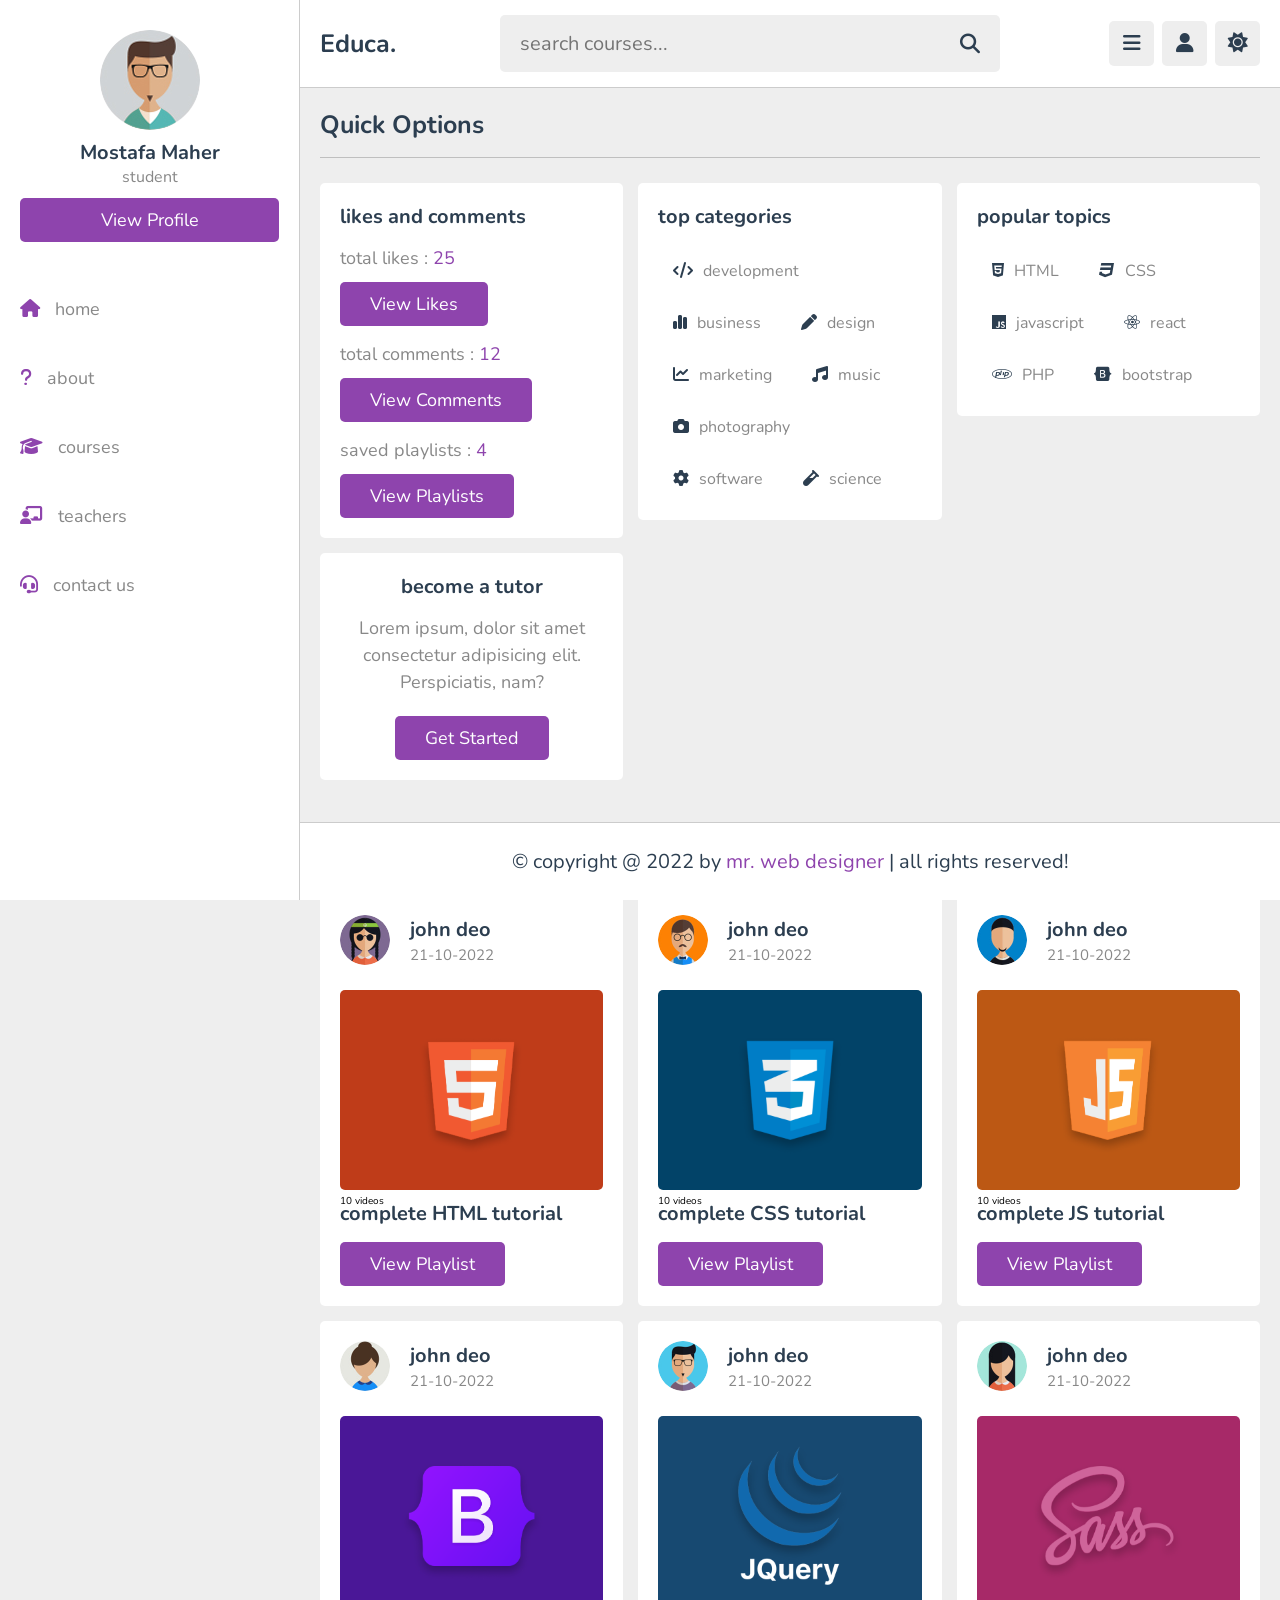
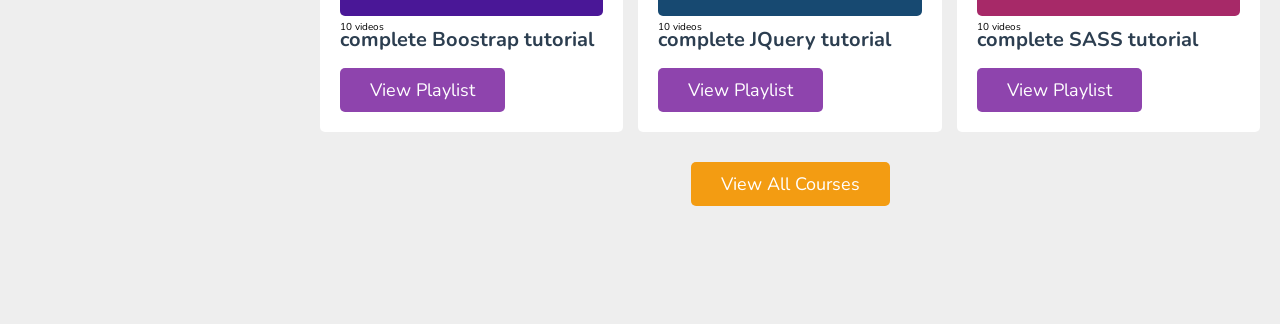
<file: index.html>
<!DOCTYPE html>
<html lang="en">
<head>
    <meta charset="UTF-8">
    <meta http-equiv="X-UA-Compatible" content="IE=edge">
    <meta name="viewport" content="width=device-width, initial-scale=1.0">
    <title>Home</title>
    <!-- font Awesome -->
    <!-- <link rel="stylesheet" href="css/all.min.css"> -->
    <link rel="stylesheet" href="https://cdnjs.cloudflare.com/ajax/libs/font-awesome/6.1.2/css/all.min.css">
    <!-- custom css style -->
    <link rel="stylesheet" href="css/style.css">
</head>
<body>
    <!-- Header Section Start -->
    <header class="header">
        <section class="flex">
            <a href="index1.html" class="logo">Educa.</a>
            <form action="search.html" method="post" class="search-form">
                <input type="text" name="search_box" required placeholder="search courses..." maxlength="100">
                <button type="submit" class="fas fa-search"></button>
            </form>
            <div class="icons">
                <div id="menu-btn" class="fas fa-bars"></div>
                <div id="search-btn" class="fas fa-search"></div>
                <div id="user-btn" class="fas fa-user"></div>
                <div id="toggle-btn" class="fas fa-sun"></div>
            </div>
            <div class="profile">
                <img src="images/pic-1.jpg" class="image" alt="">
                <h3 class="name">Mostafa Maher</h3>
                <span class="role">student</span>
                <a href="index9.html" class="btn">view profile</a>
                <div class="flex-btn">
                    <a href="index12.html" class="option-btn">login</a>
                    <a href="index11.html" class="option-btn">register</a>
                </div>
            </div>
        </section>
    </header>
    <!-- Header Section End -->
    <!-- Start section sidebar -->
    <div class="side-bar">
        <div class="close-btn">
            <i class="fas fa-times"></i>
        </div>
        <div class="profile">
            <img src="images/pic-1.jpg" class="image" alt="">
            <h3 class="name">Mostafa Maher</h3>
            <span class="role">student</span>
            <a href="index9.html" class="btn">view profile</a>
        </div>
        <nav class="navbar">
            <a href="index1.html"><i class="fas fa-home"></i><span>home</span></a>
            <a href="index2.html"><i class="fas fa-question"></i><span>about</span></a>
            <a href="index3.html"><i class="fas fa-graduation-cap"></i><span>courses</span></a>
            <a href="index4.html"><i class="fas fa-chalkboard-user"></i><span>teachers</span></a>
            <a href="index5.html"><i class="fas fa-headset"></i><span>contact us</span></a>
        </nav>
    </div>
    <!-- End section sidebar -->
    <!-- quick select section start -->
    <section class="quick-select">
        <h1 class="heading">quick options</h1>
        <div class="box-container">
            <div class="box">
                <h3 class="title">likes and comments</h3>
                <p class="likes">total likes : <span>25</span></p>
                <a href="#" class="inline-btn">view likes</a>
                <p class="likes">total comments : <span>12</span></p>
                <a href="#" class="inline-btn">view comments</a>
                <p class="likes">saved playlists : <span>4</span></p>
                <a href="#" class="inline-btn">view playlists</a>
            </div>
            <div class="box">
                <h3 class="title">top categories</h3>
                <div class="flex">
                    <a href="#"><i class="fas fa-code"></i><span>development</span></a>
                    <a href="#"><i class="fas fa-chart-simple"></i><span>business</span></a>
                    <a href="#"><i class="fas fa-pen"></i><span>design</span></a>
                    <a href="#"><i class="fas fa-chart-line"></i><span>marketing</span></a>
                    <a href="#"><i class="fas fa-music"></i><span>music</span></a>
                    <a href="#"><i class="fas fa-camera"></i><span>photography</span></a>
                    <a href="#"><i class="fas fa-cog"></i><span>software</span></a>
                    <a href="#"><i class="fas fa-vial"></i><span>science</span></a>
                </div>
            </div>
            <div class="box">
                <h3 class="title">popular topics</h3>
                <div class="flex">
                    <a href="#"><i class="fab fa-html5"></i><span>HTML</span></a>
                    <a href="#"><i class="fab fa-css3"></i><span>CSS</span></a>
                    <a href="#"><i class="fab fa-js"></i><span>javascript</span></a>
                    <a href="#"><i class="fab fa-react"></i><span>react</span></a>
                    <a href="#"><i class="fab fa-php"></i><span>PHP</span></a>
                    <a href="#"><i class="fab fa-bootstrap"></i><span>bootstrap</span></a>
                </div>
            </div>
            <div class="box tutor">
                <h3 class="title">become a tutor</h3>
                <p>Lorem ipsum, dolor sit amet consectetur adipisicing elit. Perspiciatis, nam?</p>
                <a href="index11.html" class="inline-btn">get started</a>
            </div>
        </div>
    </section>
    <!-- quick select section ends -->
    <!-- Start Section Courses -->
    <!-- Start Section Courses -->
    <section class="courses">
        <h1 class="heading">our courses</h1>
        <div class="box-container">
            <div class="box">
                <div class="tutor">
                    <img src="images/pic-2.jpg" alt="">
                    <div class="info">
                        <h3>john deo</h3>
                        <span>21-10-2022</span>
                    </div>
                </div>
                <div class="thumb">
                    <img src="images/thumb-1.png" alt="">
                    <span>10 videos</span>
                </div>
                <h3 class="title">complete HTML tutorial</h3>
                <a href="index6.html" class="inline-btn">view playlist</a>
            </div>
            <div class="box">
                <div class="tutor">
                    <img src="images/pic-3.jpg" alt="">
                    <div class="info">
                        <h3>john deo</h3>
                        <span>21-10-2022</span>
                    </div>
                </div>
                <div class="thumb">
                    <img src="images/thumb-2.png" alt="">
                    <span>10 videos</span>
                </div>
                <h3 class="title">complete CSS tutorial</h3>
                <a href="index6.html" class="inline-btn">view playlist</a>
            </div>
            <div class="box">
                <div class="tutor">
                    <img src="images/pic-4.jpg" alt="">
                    <div class="info">
                        <h3>john deo</h3>
                        <span>21-10-2022</span>
                    </div>
                </div>
                <div class="thumb">
                    <img src="images/thumb-3.png" alt="">
                    <span>10 videos</span>
                </div>
                <h3 class="title">complete JS tutorial</h3>
                <a href="index6.html" class="inline-btn">view playlist</a>
            </div>     
            <div class="box">
                <div class="tutor">
                    <img src="images/pic-5.jpg" alt="">
                    <div class="info">
                        <h3>john deo</h3>
                        <span>21-10-2022</span>
                    </div>
                </div>
                <div class="thumb">
                    <img src="images/thumb-4.png" alt="">
                    <span>10 videos</span>
                </div>
                <h3 class="title">complete Boostrap tutorial</h3>
                <a href="index6.html" class="inline-btn">view playlist</a>
            </div>
            <div class="box">
                <div class="tutor">
                    <img src="images/pic-6.jpg" alt="">
                    <div class="info">
                        <h3>john deo</h3>
                        <span>21-10-2022</span>
                    </div>
                </div>
                <div class="thumb">
                    <img src="images/thumb-5.png" alt="">
                    <span>10 videos</span>
                </div>
                <h3 class="title">complete JQuery tutorial</h3>
                <a href="index6.html" class="inline-btn">view playlist</a>
            </div>
            <div class="box">
                <div class="tutor">
                    <img src="images/pic-7.jpg" alt="">
                    <div class="info">
                        <h3>john deo</h3>
                        <span>21-10-2022</span>
                    </div>
                </div>
                <div class="thumb">
                    <img src="images/thumb-6.png" alt="">
                    <span>10 videos</span>
                </div>
                <h3 class="title">complete SASS tutorial</h3>
                <a href="index6.html" class="inline-btn">view playlist</a>
            </div>
        </div>
        <div class="more-btn">
            <a href="index3.html" class="inline-option-btn">view all courses</a>
        </div>
    </section>
    <!-- End Section Courses -->
    <!-- Start Section Footer -->
    <footer class="footer">
        &copy; copyright @ 2022 by <span>mr. web designer</span> | all rights reserved!
    </footer>
    <!-- End Section Footer -->




    <!-- custom javaScript file -->
    <!-- <script src="js/all.min.js"></script> -->
    <script src="js/script.js"></script>
</body>
</html>
</file>
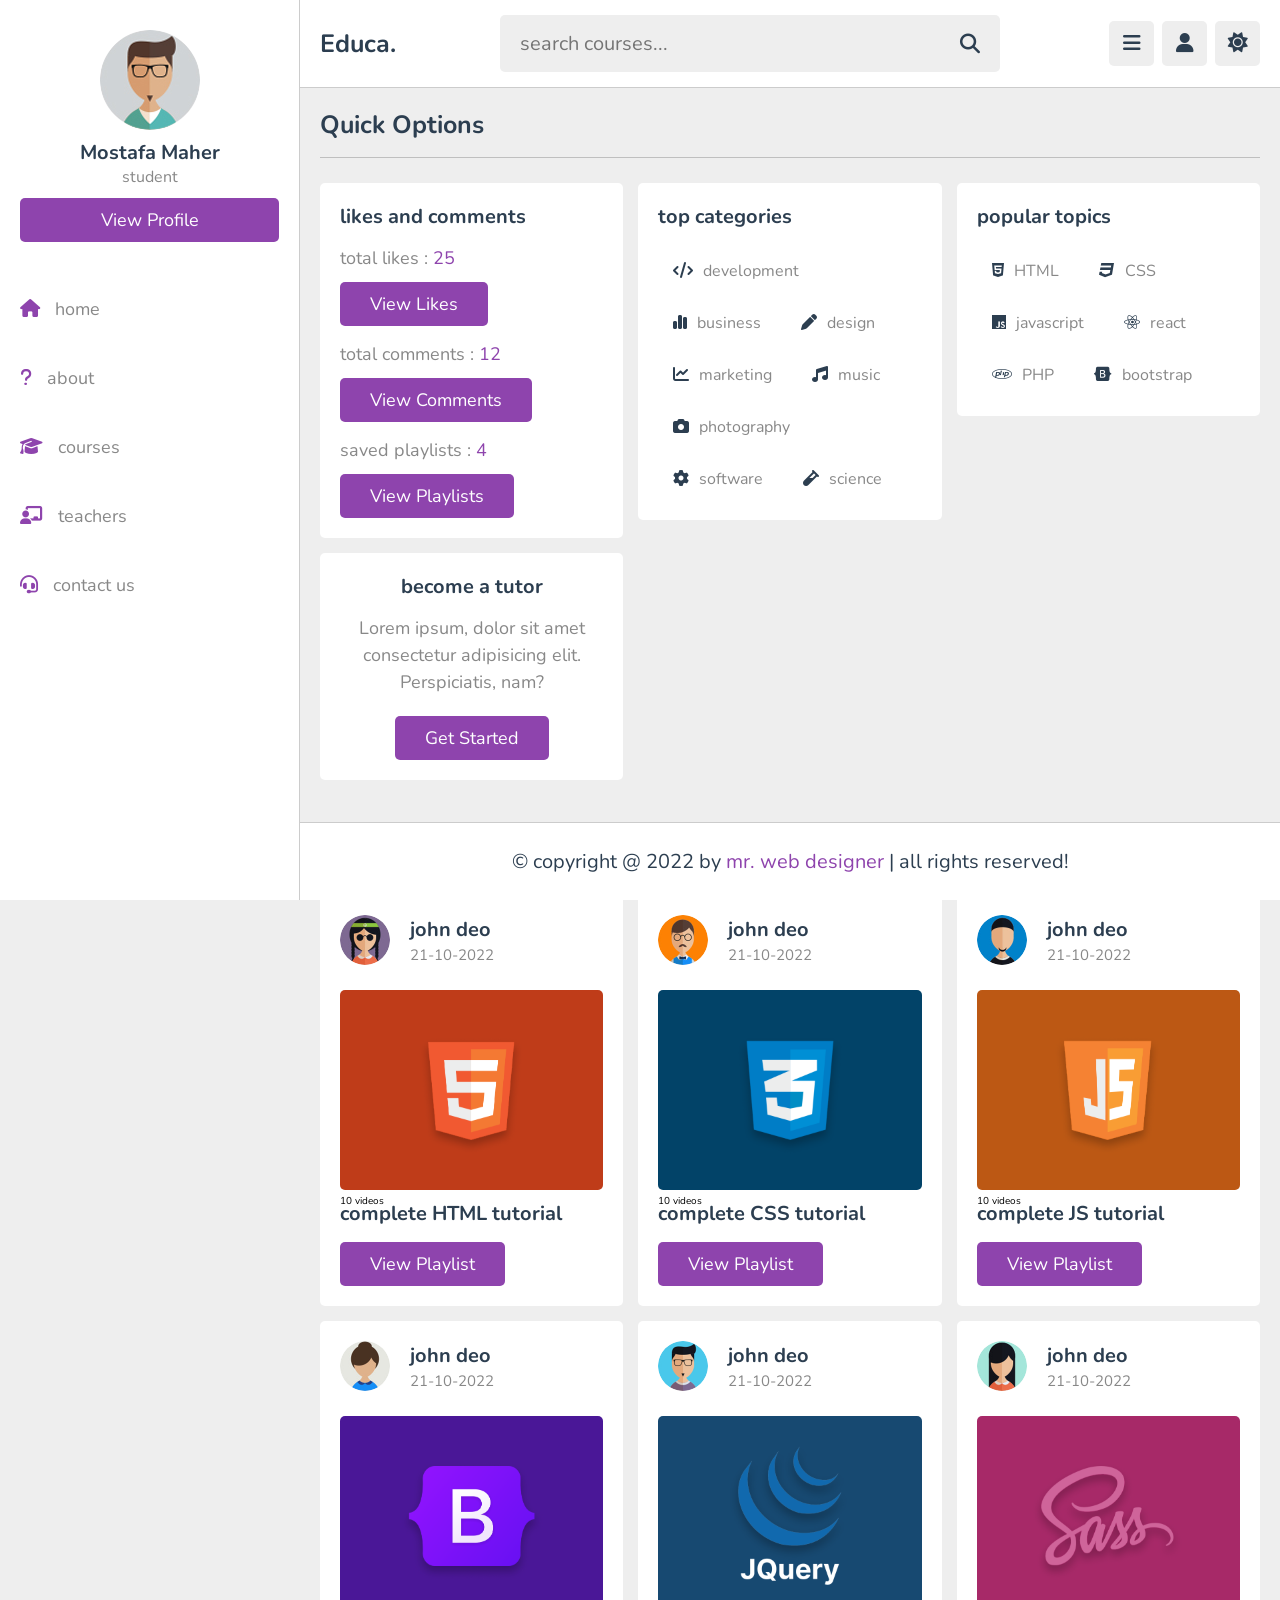
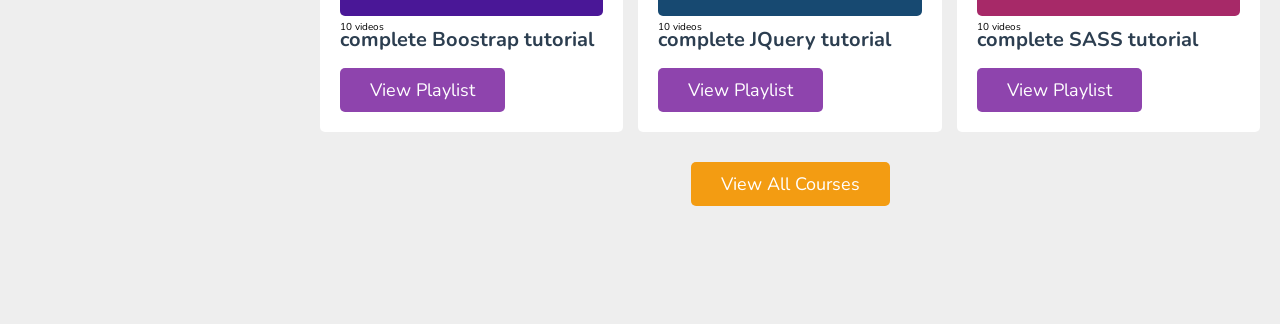
<file: index1.html>
<!DOCTYPE html>
<html lang="en">
<head>
    <meta charset="UTF-8">
    <meta http-equiv="X-UA-Compatible" content="IE=edge">
    <meta name="viewport" content="width=device-width, initial-scale=1.0">
    <title>Home</title>
    <!-- font Awesome -->
    <!-- <link rel="stylesheet" href="css/all.min.css"> -->
    <link rel="stylesheet" href="https://cdnjs.cloudflare.com/ajax/libs/font-awesome/6.1.2/css/all.min.css">
    <!-- custom css style -->
    <link rel="stylesheet" href="css/style.css">
</head>
<body>
    <!-- Header Section Start -->
    <header class="header">
        <section class="flex">
            <a href="index1.html" class="logo">Educa.</a>
            <form action="search.html" method="post" class="search-form">
                <input type="text" name="search_box" required placeholder="search courses..." maxlength="100">
                <button type="submit" class="fas fa-search"></button>
            </form>
            <div class="icons">
                <div id="menu-btn" class="fas fa-bars"></div>
                <div id="search-btn" class="fas fa-search"></div>
                <div id="user-btn" class="fas fa-user"></div>
                <div id="toggle-btn" class="fas fa-sun"></div>
            </div>
            <div class="profile">
                <img src="images/pic-1.jpg" class="image" alt="">
                <h3 class="name">Mostafa Maher</h3>
                <span class="role">student</span>
                <a href="index9.html" class="btn">view profile</a>
                <div class="flex-btn">
                    <a href="index12.html" class="option-btn">login</a>
                    <a href="index11.html" class="option-btn">register</a>
                </div>
            </div>
        </section>
    </header>
    <!-- Header Section End -->
    <!-- Start section sidebar -->
    <div class="side-bar">
        <div class="close-btn">
            <i class="fas fa-times"></i>
        </div>
        <div class="profile">
            <img src="images/pic-1.jpg" class="image" alt="">
            <h3 class="name">Mostafa Maher</h3>
            <span class="role">student</span>
            <a href="index9.html" class="btn">view profile</a>
        </div>
        <nav class="navbar">
            <a href="index1.html"><i class="fas fa-home"></i><span>home</span></a>
            <a href="index2.html"><i class="fas fa-question"></i><span>about</span></a>
            <a href="index3.html"><i class="fas fa-graduation-cap"></i><span>courses</span></a>
            <a href="index4.html"><i class="fas fa-chalkboard-user"></i><span>teachers</span></a>
            <a href="index5.html"><i class="fas fa-headset"></i><span>contact us</span></a>
        </nav>
    </div>
    <!-- End section sidebar -->
    <!-- quick select section start -->
    <section class="quick-select">
        <h1 class="heading">quick options</h1>
        <div class="box-container">
            <div class="box">
                <h3 class="title">likes and comments</h3>
                <p class="likes">total likes : <span>25</span></p>
                <a href="#" class="inline-btn">view likes</a>
                <p class="likes">total comments : <span>12</span></p>
                <a href="#" class="inline-btn">view comments</a>
                <p class="likes">saved playlists : <span>4</span></p>
                <a href="#" class="inline-btn">view playlists</a>
            </div>
            <div class="box">
                <h3 class="title">top categories</h3>
                <div class="flex">
                    <a href="#"><i class="fas fa-code"></i><span>development</span></a>
                    <a href="#"><i class="fas fa-chart-simple"></i><span>business</span></a>
                    <a href="#"><i class="fas fa-pen"></i><span>design</span></a>
                    <a href="#"><i class="fas fa-chart-line"></i><span>marketing</span></a>
                    <a href="#"><i class="fas fa-music"></i><span>music</span></a>
                    <a href="#"><i class="fas fa-camera"></i><span>photography</span></a>
                    <a href="#"><i class="fas fa-cog"></i><span>software</span></a>
                    <a href="#"><i class="fas fa-vial"></i><span>science</span></a>
                </div>
            </div>
            <div class="box">
                <h3 class="title">popular topics</h3>
                <div class="flex">
                    <a href="#"><i class="fab fa-html5"></i><span>HTML</span></a>
                    <a href="#"><i class="fab fa-css3"></i><span>CSS</span></a>
                    <a href="#"><i class="fab fa-js"></i><span>javascript</span></a>
                    <a href="#"><i class="fab fa-react"></i><span>react</span></a>
                    <a href="#"><i class="fab fa-php"></i><span>PHP</span></a>
                    <a href="#"><i class="fab fa-bootstrap"></i><span>bootstrap</span></a>
                </div>
            </div>
            <div class="box tutor">
                <h3 class="title">become a tutor</h3>
                <p>Lorem ipsum, dolor sit amet consectetur adipisicing elit. Perspiciatis, nam?</p>
                <a href="index11.html" class="inline-btn">get started</a>
            </div>
        </div>
    </section>
    <!-- quick select section ends -->
    <!-- Start Section Courses -->
    <!-- Start Section Courses -->
    <section class="courses">
        <h1 class="heading">our courses</h1>
        <div class="box-container">
            <div class="box">
                <div class="tutor">
                    <img src="images/pic-2.jpg" alt="">
                    <div class="info">
                        <h3>john deo</h3>
                        <span>21-10-2022</span>
                    </div>
                </div>
                <div class="thumb">
                    <img src="images/thumb-1.png" alt="">
                    <span>10 videos</span>
                </div>
                <h3 class="title">complete HTML tutorial</h3>
                <a href="index6.html" class="inline-btn">view playlist</a>
            </div>
            <div class="box">
                <div class="tutor">
                    <img src="images/pic-3.jpg" alt="">
                    <div class="info">
                        <h3>john deo</h3>
                        <span>21-10-2022</span>
                    </div>
                </div>
                <div class="thumb">
                    <img src="images/thumb-2.png" alt="">
                    <span>10 videos</span>
                </div>
                <h3 class="title">complete CSS tutorial</h3>
                <a href="index6.html" class="inline-btn">view playlist</a>
            </div>
            <div class="box">
                <div class="tutor">
                    <img src="images/pic-4.jpg" alt="">
                    <div class="info">
                        <h3>john deo</h3>
                        <span>21-10-2022</span>
                    </div>
                </div>
                <div class="thumb">
                    <img src="images/thumb-3.png" alt="">
                    <span>10 videos</span>
                </div>
                <h3 class="title">complete JS tutorial</h3>
                <a href="index6.html" class="inline-btn">view playlist</a>
            </div>     
            <div class="box">
                <div class="tutor">
                    <img src="images/pic-5.jpg" alt="">
                    <div class="info">
                        <h3>john deo</h3>
                        <span>21-10-2022</span>
                    </div>
                </div>
                <div class="thumb">
                    <img src="images/thumb-4.png" alt="">
                    <span>10 videos</span>
                </div>
                <h3 class="title">complete Boostrap tutorial</h3>
                <a href="index6.html" class="inline-btn">view playlist</a>
            </div>
            <div class="box">
                <div class="tutor">
                    <img src="images/pic-6.jpg" alt="">
                    <div class="info">
                        <h3>john deo</h3>
                        <span>21-10-2022</span>
                    </div>
                </div>
                <div class="thumb">
                    <img src="images/thumb-5.png" alt="">
                    <span>10 videos</span>
                </div>
                <h3 class="title">complete JQuery tutorial</h3>
                <a href="index6.html" class="inline-btn">view playlist</a>
            </div>
            <div class="box">
                <div class="tutor">
                    <img src="images/pic-7.jpg" alt="">
                    <div class="info">
                        <h3>john deo</h3>
                        <span>21-10-2022</span>
                    </div>
                </div>
                <div class="thumb">
                    <img src="images/thumb-6.png" alt="">
                    <span>10 videos</span>
                </div>
                <h3 class="title">complete SASS tutorial</h3>
                <a href="index6.html" class="inline-btn">view playlist</a>
            </div>
        </div>
        <div class="more-btn">
            <a href="index3.html" class="inline-option-btn">view all courses</a>
        </div>
    </section>
    <!-- End Section Courses -->
    <!-- Start Section Footer -->
    <footer class="footer">
        &copy; copyright @ 2022 by <span>mr. web designer</span> | all rights reserved!
    </footer>
    <!-- End Section Footer -->




    <!-- custom javaScript file -->
    <!-- <script src="js/all.min.js"></script> -->
    <script src="js/script.js"></script>
</body>
</html>
</file>
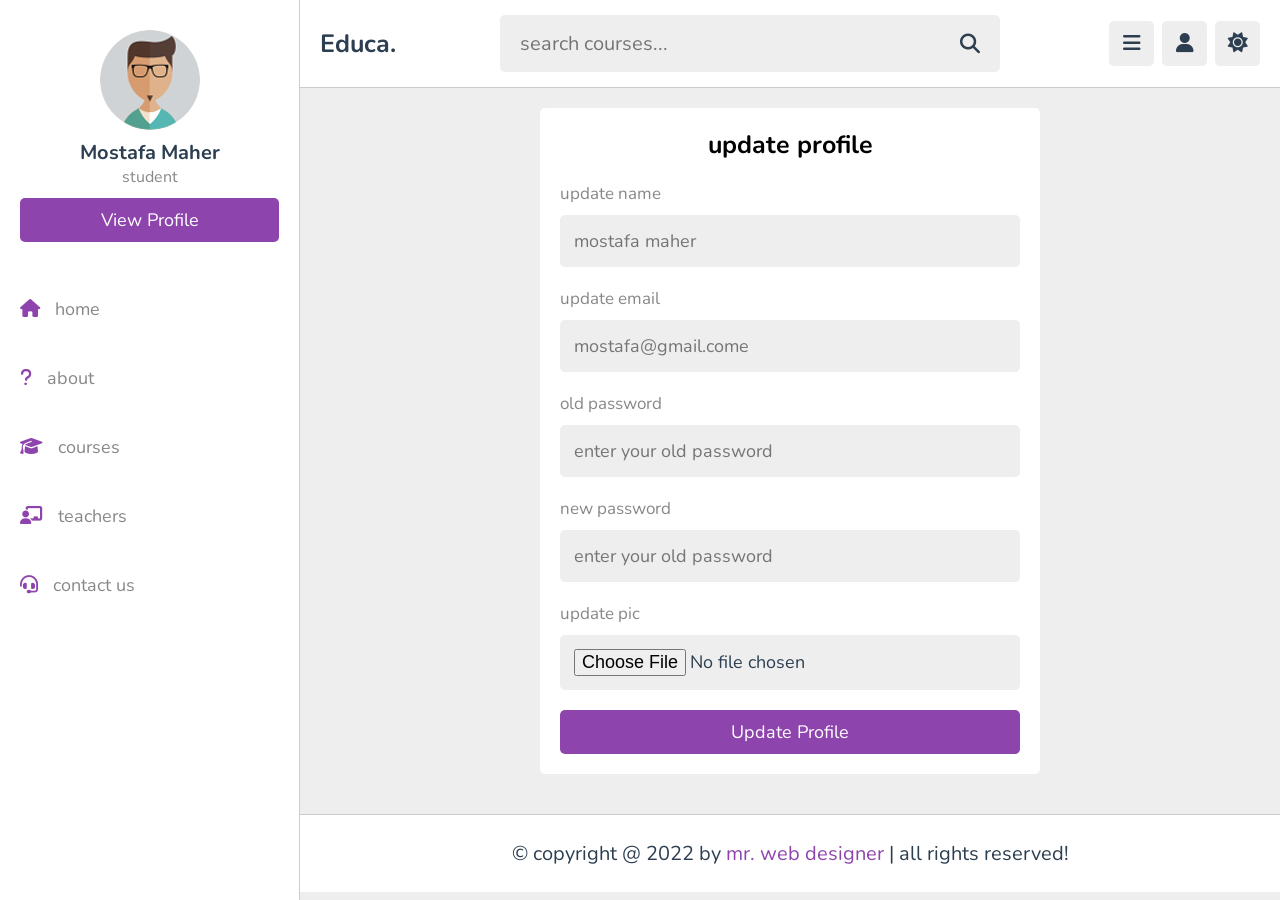
<file: index10.html>
<!DOCTYPE html>
<html lang="en">
<head>
    <meta charset="UTF-8">
    <meta http-equiv="X-UA-Compatible" content="IE=edge">
    <meta name="viewport" content="width=device-width, initial-scale=1.0">
    <title>Update Profile</title>
    <!-- font Awesome -->
    <!-- <link rel="stylesheet" href="css/all.min.css"> -->
    <link rel="stylesheet" href="https://cdnjs.cloudflare.com/ajax/libs/font-awesome/6.1.2/css/all.min.css">
    <!-- custom css style -->
    <link rel="stylesheet" href="css/style.css">
</head>
<body>
    <!-- Header Section Start -->
    <header class="header">
        <section class="flex">
            <a href="index1.html" class="logo">Educa.</a>
            <form action="search.html" method="post" class="search-form">
                <input type="text" name="search_box" required placeholder="search courses..." maxlength="100">
                <button type="submit" class="fas fa-search"></button>
            </form>
            <div class="icons">
                <div id="menu-btn" class="fas fa-bars"></div>
                <div id="search-btn" class="fas fa-search"></div>
                <div id="user-btn" class="fas fa-user"></div>
                <div id="toggle-btn" class="fas fa-sun"></div>
            </div>
            <div class="profile">
                <img src="images/pic-1.jpg" class="image" alt="">
                <h3 class="name">Mostafa Maher</h3>
                <span class="role">student</span>
                <a href="index9.html" class="btn">view profile</a>
                <div class="flex-btn">
                    <a href="index12.html" class="option-btn">login</a>
                    <a href="index11.html" class="option-btn">register</a>
                </div>
            </div>
        </section>
    </header>
    <!-- Header Section End -->
    <!-- Start section sidebar -->
    <div class="side-bar">
        <div class="close-btn">
            <i class="fas fa-times"></i>
        </div>
        <div class="profile">
            <img src="images/pic-1.jpg" class="image" alt="">
            <h3 class="name">Mostafa Maher</h3>
            <span class="role">student</span>
            <a href="index9.html" class="btn">view profile</a>
        </div>
        <nav class="navbar">
            <a href="index1.html"><i class="fas fa-home"></i><span>home</span></a>
            <a href="index2.html"><i class="fas fa-question"></i><span>about</span></a>
            <a href="index3.html"><i class="fas fa-graduation-cap"></i><span>courses</span></a>
            <a href="index4.html"><i class="fas fa-chalkboard-user"></i><span>teachers</span></a>
            <a href="index5.html"><i class="fas fa-headset"></i><span>contact us</span></a>
        </nav>
    </div>
    <!-- End section sidebar -->
    <!-- Start Section Update  -->
    <section class="form-container">
        <form action="" method="post" enctype="multipart/form-data">
            <h3>update profile</h3>
            <p>update name</p>
            <input type="text" name="name" placeholder="mostafa maher" maxlength="50" class="box">
            <p>update email</p>
            <input type="email" name="email" placeholder="mostafa@gmail.come" maxlength="50" class="box">
            <p>old password</p>
            <input type="password" name="old_pass" placeholder="enter your old password" maxlength="20" class="box">
            <p>new password</p>
            <input type="password" name="new_pass" placeholder="enter your old password" maxlength="20" class="box">
            <p>update pic</p>
            <input type="file" accept="image/*" class="box">
            <input type="submit" value="update profile" name="submit" class="btn">
        </form>
    </section>
    <!-- End Section Update  -->
    <!-- Start Section Footer -->
    <footer class="footer">
        &copy; copyright @ 2022 by <span>mr. web designer</span> | all rights reserved!
    </footer>
    <!-- End Section Footer -->




    <!-- custom javaScript file -->
    <!-- <script src="js/all.min.js"></script> -->
    <script src="js/script.js"></script>
</body>
</html>
</file>
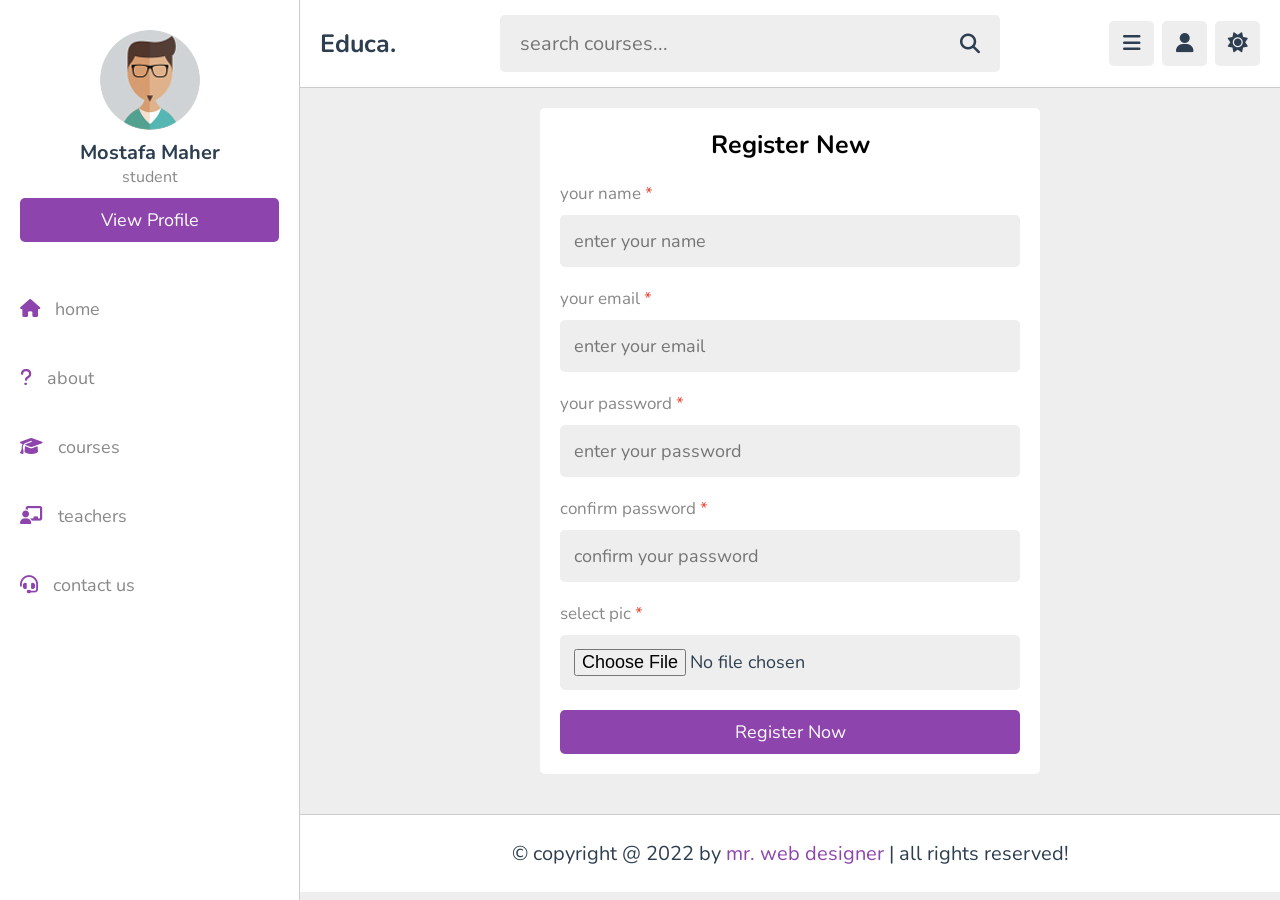
<file: index11.html>
<!DOCTYPE html>
<html lang="en">
<head>
    <meta charset="UTF-8">
    <meta http-equiv="X-UA-Compatible" content="IE=edge">
    <meta name="viewport" content="width=device-width, initial-scale=1.0">
    <title>Register</title>
    <!-- font Awesome -->
    <!-- <link rel="stylesheet" href="css/all.min.css"> -->
    <link rel="stylesheet" href="https://cdnjs.cloudflare.com/ajax/libs/font-awesome/6.1.2/css/all.min.css">
    <!-- custom css style -->
    <link rel="stylesheet" href="css/style.css">
</head>
<body>
    <!-- Header Section Start -->
    <header class="header">
        <section class="flex">
            <a href="index1.html" class="logo">Educa.</a>
            <form action="search.html" method="post" class="search-form">
                <input type="text" name="search_box" required placeholder="search courses..." maxlength="100">
                <button type="submit" class="fas fa-search"></button>
            </form>
            <div class="icons">
                <div id="menu-btn" class="fas fa-bars"></div>
                <div id="search-btn" class="fas fa-search"></div>
                <div id="user-btn" class="fas fa-user"></div>
                <div id="toggle-btn" class="fas fa-sun"></div>
            </div>
            <div class="profile">
                <img src="images/pic-1.jpg" class="image" alt="">
                <h3 class="name">Mostafa Maher</h3>
                <span class="role">student</span>
                <a href="index9.html" class="btn">view profile</a>
                <div class="flex-btn">
                    <a href="index12.html" class="option-btn">login</a>
                    <a href="index11.html" class="option-btn">register</a>
                </div>
            </div>
        </section>
    </header>
    <!-- Header Section End -->
    <!-- Start section sidebar -->
    <div class="side-bar">
        <div class="close-btn">
            <i class="fas fa-times"></i>
        </div>
        <div class="profile">
            <img src="images/pic-1.jpg" class="image" alt="">
            <h3 class="name">Mostafa Maher</h3>
            <span class="role">student</span>
            <a href="index9.html" class="btn">view profile</a>
        </div>
        <nav class="navbar">
            <a href="index1.html"><i class="fas fa-home"></i><span>home</span></a>
            <a href="index2.html"><i class="fas fa-question"></i><span>about</span></a>
            <a href="index3.html"><i class="fas fa-graduation-cap"></i><span>courses</span></a>
            <a href="index4.html"><i class="fas fa-chalkboard-user"></i><span>teachers</span></a>
            <a href="index5.html"><i class="fas fa-headset"></i><span>contact us</span></a>
        </nav>
    </div>
    <!-- End section sidebar -->
    <!-- Start Section Register -->
    <section class="form-container">
        <form action="" method="post" enctype="multipart/form-data">
            <h3>Register New</h3>
            <p>your name <span>*</span></p>
            <input type="text" name="name" required placeholder="enter your name" maxlength="50" class="box">
            <p>your email <span>*</span></p>
            <input type="email" name="email" required placeholder="enter your email" maxlength="50" class="box">
            <p>your password <span>*</span></p>
            <input type="password" name="pass" required placeholder="enter your password" maxlength="20" class="box">
            <p>confirm password <span>*</span></p>
            <input type="password" name="c_pass" required placeholder="confirm your password" maxlength="20" class="box">
            <p>select pic <span>*</span></p>
            <input type="file" accept="image/*" required class="box">
            <input type="submit" value="register Now" name="submit" class="btn">
        </form>
    </section>
    <!-- End Section Register -->
    <!-- Start Section Footer -->
    <footer class="footer">
        &copy; copyright @ 2022 by <span>mr. web designer</span> | all rights reserved!
    </footer>
    <!-- End Section Footer -->




    <!-- custom javaScript file -->
    <!-- <script src="js/all.min.js"></script> -->
    <script src="js/script.js"></script>
</body>
</html>
</file>
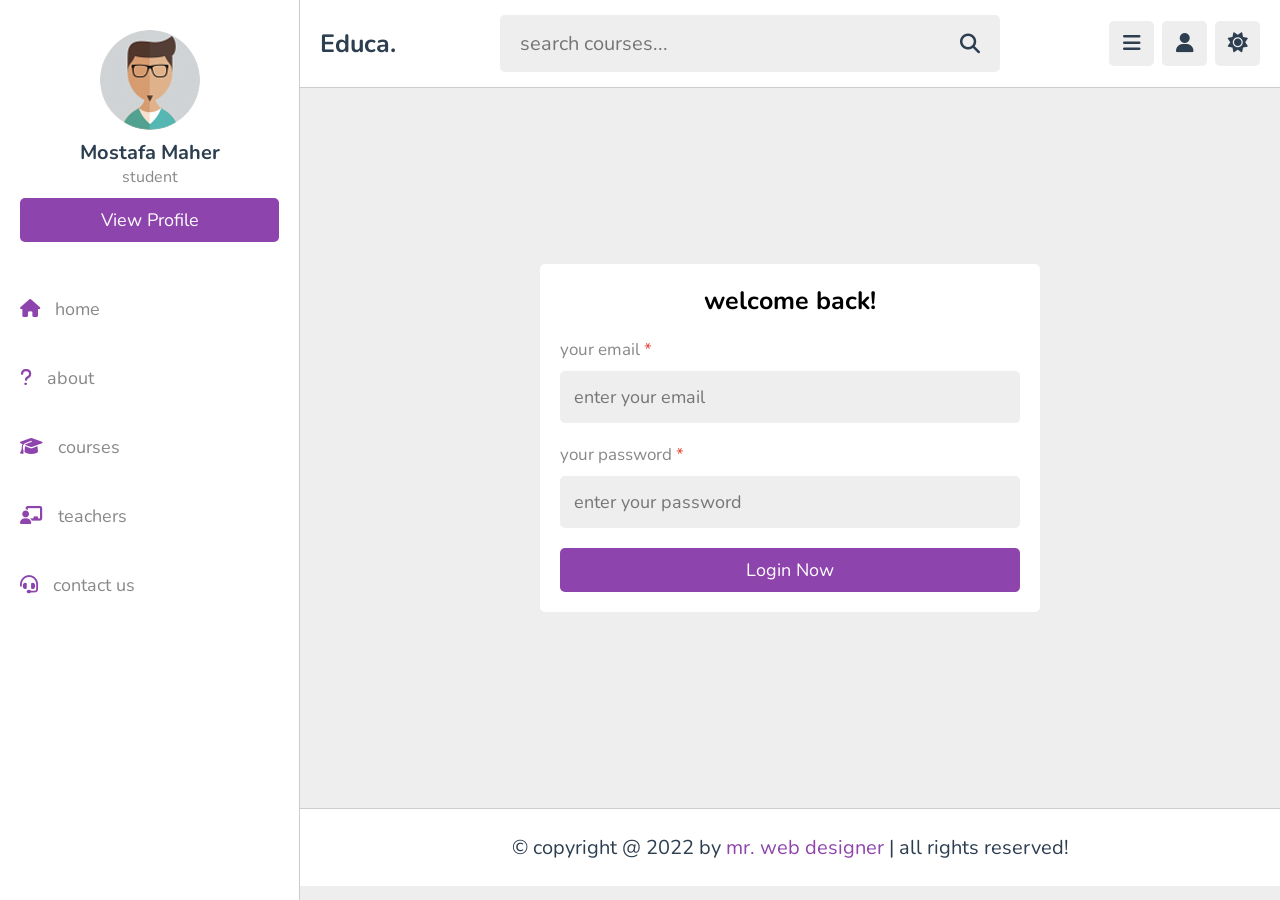
<file: index12.html>
<!DOCTYPE html>
<html lang="en">
<head>
    <meta charset="UTF-8">
    <meta http-equiv="X-UA-Compatible" content="IE=edge">
    <meta name="viewport" content="width=device-width, initial-scale=1.0">
    <title>Login</title>
    <!-- font Awesome -->
    <!-- <link rel="stylesheet" href="css/all.min.css"> -->
    <link rel="stylesheet" href="https://cdnjs.cloudflare.com/ajax/libs/font-awesome/6.1.2/css/all.min.css">
    <!-- custom css style -->
    <link rel="stylesheet" href="css/style.css">
</head>
<body>
    <!-- Header Section Start -->
    <header class="header">
        <section class="flex">
            <a href="index1.html" class="logo">Educa.</a>
            <form action="search.html" method="post" class="search-form">
                <input type="text" name="search_box" required placeholder="search courses..." maxlength="100">
                <button type="submit" class="fas fa-search"></button>
            </form>
            <div class="icons">
                <div id="menu-btn" class="fas fa-bars"></div>
                <div id="search-btn" class="fas fa-search"></div>
                <div id="user-btn" class="fas fa-user"></div>
                <div id="toggle-btn" class="fas fa-sun"></div>
            </div>
            <div class="profile">
                <img src="images/pic-1.jpg" class="image" alt="">
                <h3 class="name">Mostafa Maher</h3>
                <span class="role">student</span>
                <a href="index9.html" class="btn">view profile</a>
                <div class="flex-btn">
                    <a href="index12.html" class="option-btn">login</a>
                    <a href="index11.html" class="option-btn">register</a>
                </div>
            </div>
        </section>
    </header>
    <!-- Header Section End -->
    <!-- Start section sidebar -->
    <div class="side-bar">
        <div class="close-btn">
            <i class="fas fa-times"></i>
        </div>
        <div class="profile">
            <img src="images/pic-1.jpg" class="image" alt="">
            <h3 class="name">Mostafa Maher</h3>
            <span class="role">student</span>
            <a href="index9.html" class="btn">view profile</a>
        </div>
        <nav class="navbar">
            <a href="index1.html"><i class="fas fa-home"></i><span>home</span></a>
            <a href="index2.html"><i class="fas fa-question"></i><span>about</span></a>
            <a href="index3.html"><i class="fas fa-graduation-cap"></i><span>courses</span></a>
            <a href="index4.html"><i class="fas fa-chalkboard-user"></i><span>teachers</span></a>
            <a href="index5.html"><i class="fas fa-headset"></i><span>contact us</span></a>
        </nav>
    </div>
    <!-- End section sidebar -->
    <!-- Start SEction Login  -->
    <section class="form-container">
        <form action="" method="post">
            <h3>welcome back!</h3>
            <p>your email <span>*</span></p>
            <input type="email" name="email" required placeholder="enter your email" maxlength="50" class="box">
            <p>your password <span>*</span></p>
            <input type="password" name="pass" required placeholder="enter your password" maxlength="20" class="box">
            <input type="submit" value="login now" name="submit" class="btn">
        </form>
    </section>
    <!-- End SEction Login  -->
    <!-- Start Section Footer -->
    <footer class="footer">
        &copy; copyright @ 2022 by <span>mr. web designer</span> | all rights reserved!
    </footer>
    <!-- End Section Footer -->




    <!-- custom javaScript file -->
    <!-- <script src="js/all.min.js"></script> -->
    <script src="js/script.js"></script>
</body>
</html>
</file>
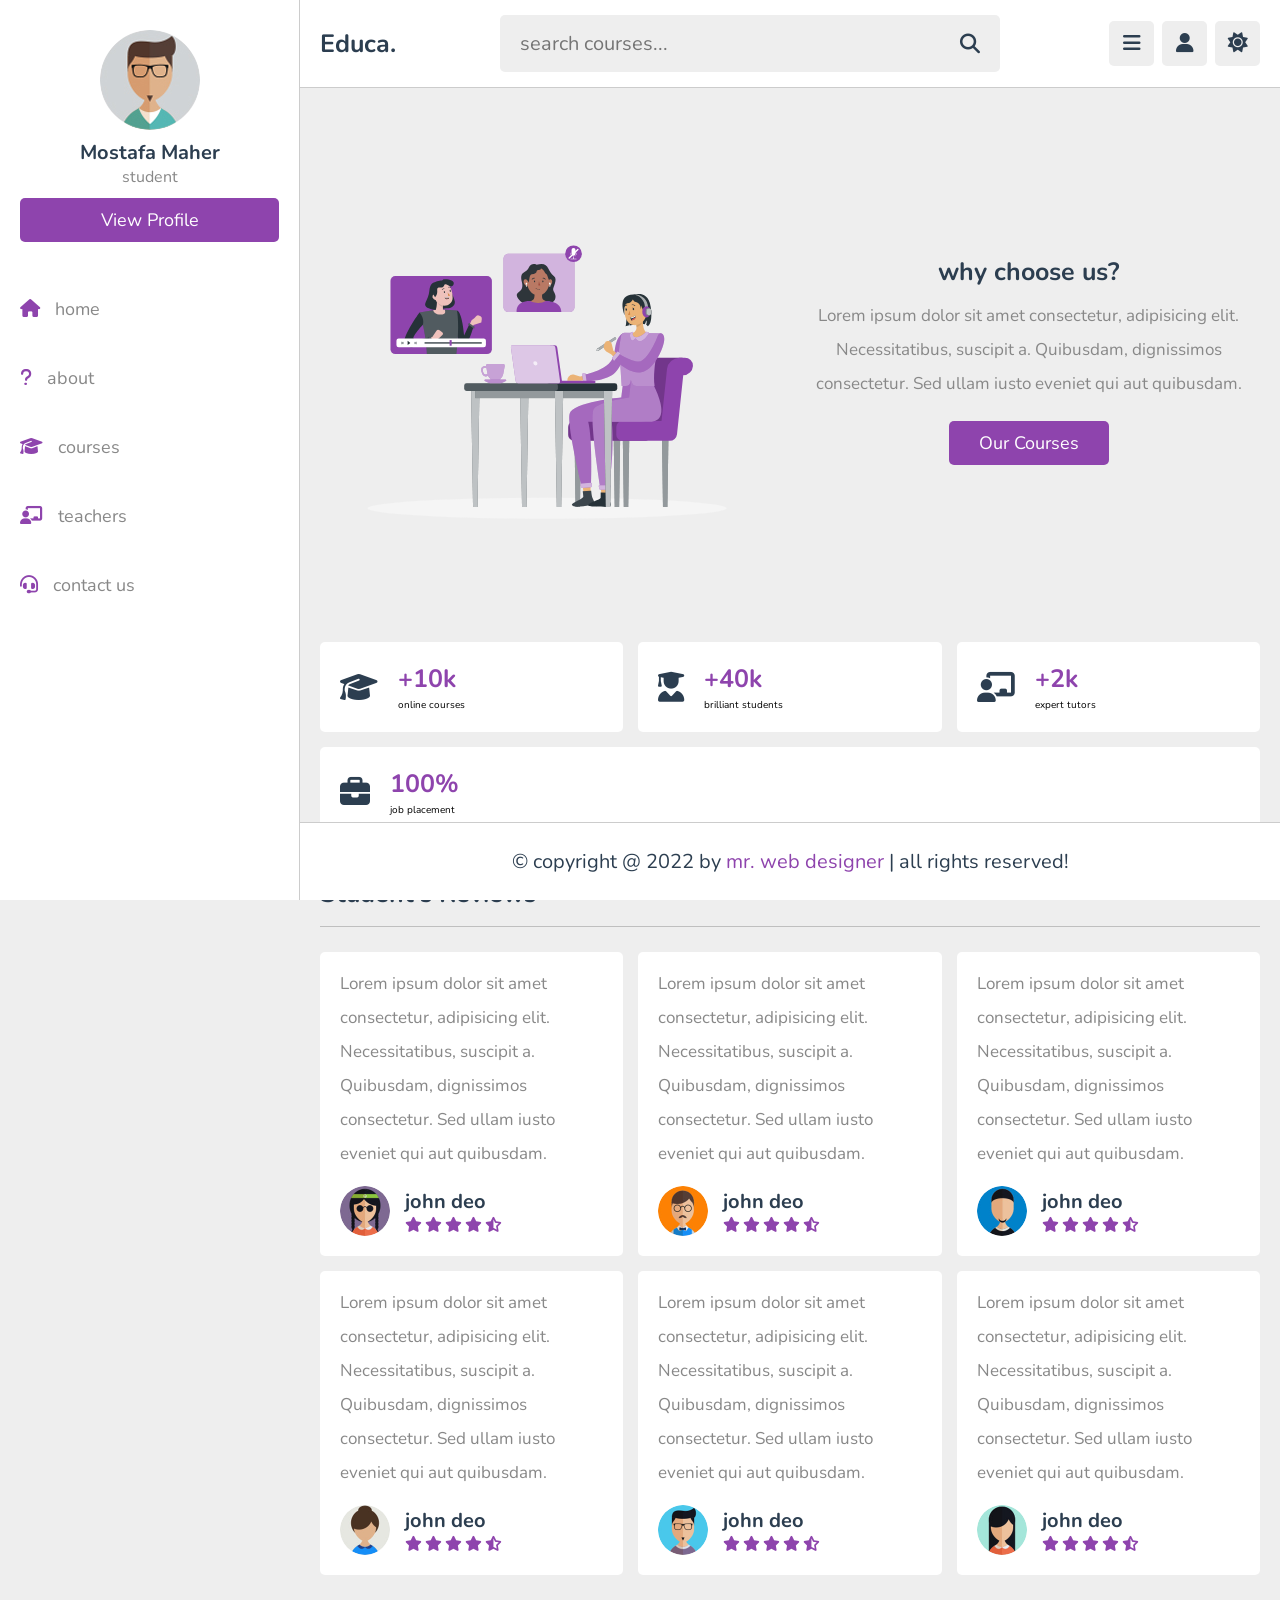
<file: index2.html>
<!DOCTYPE html>
<html lang="en">
<head>
    <meta charset="UTF-8">
    <meta http-equiv="X-UA-Compatible" content="IE=edge">
    <meta name="viewport" content="width=device-width, initial-scale=1.0">
    <title>About</title>
    <!-- font Awesome -->
    <!-- <link rel="stylesheet" href="css/all.min.css"> -->
    <link rel="stylesheet" href="https://cdnjs.cloudflare.com/ajax/libs/font-awesome/6.1.2/css/all.min.css">
    <!-- custom css style -->
    <link rel="stylesheet" href="css/style.css">
</head>
<body>
    <!-- Header Section Start -->
    <header class="header">
        <section class="flex">
            <a href="index1.html" class="logo">Educa.</a>
            <form action="search.html" method="post" class="search-form">
                <input type="text" name="search_box" required placeholder="search courses..." maxlength="100">
                <button type="submit" class="fas fa-search"></button>
            </form>
            <div class="icons">
                <div id="menu-btn" class="fas fa-bars"></div>
                <div id="search-btn" class="fas fa-search"></div>
                <div id="user-btn" class="fas fa-user"></div>
                <div id="toggle-btn" class="fas fa-sun"></div>
            </div>
            <div class="profile">
                <img src="images/pic-1.jpg" class="image" alt="">
                <h3 class="name">Mostafa Maher</h3>
                <span class="role">student</span>
                <a href="index9.html" class="btn">view profile</a>
                <div class="flex-btn">
                    <a href="index12.html" class="option-btn">login</a>
                    <a href="index11.html" class="option-btn">register</a>
                </div>
            </div>
        </section>
    </header>
    <!-- Header Section End -->
    <!-- Start section sidebar -->
    <div class="side-bar">
        <div class="close-btn">
            <i class="fas fa-times"></i>
        </div>
        <div class="profile">
            <img src="images/pic-1.jpg" class="image" alt="">
            <h3 class="name">Mostafa Maher</h3>
            <span class="role">student</span>
            <a href="index9.html" class="btn">view profile</a>
        </div>
        <nav class="navbar">
            <a href="index1.html"><i class="fas fa-home"></i><span>home</span></a>
            <a href="index2.html"><i class="fas fa-question"></i><span>about</span></a>
            <a href="index3.html"><i class="fas fa-graduation-cap"></i><span>courses</span></a>
            <a href="index4.html"><i class="fas fa-chalkboard-user"></i><span>teachers</span></a>
            <a href="index5.html"><i class="fas fa-headset"></i><span>contact us</span></a>
        </nav>
    </div>
    <!-- End section sidebar -->
    <!-- Start Section About -->
    <section class="about">
        <div class="row">
            <div class="image">
                <img src="images/about-img.svg" alt="">
            </div>
            <div class="content">
                <h3>why choose us?</h3>
                <p>Lorem ipsum dolor sit amet consectetur, adipisicing elit. Necessitatibus, suscipit a. Quibusdam, dignissimos consectetur. Sed ullam iusto eveniet qui aut quibusdam.</p>
                <a href="index3.html" class="inline-btn">our courses</a>
            </div>
        </div>
        <div class="box-container">
            <div class="box">
                <i class="fas fa-graduation-cap"></i>
                <div>
                    <h3>+10k</h3>
                    <p>online courses</p>
                </div>
            </div>
            <div class="box">
                <i class="fas fa-user-graduate"></i>
                <div>
                    <h3>+40k</h3>
                    <p>brilliant students</p>
                </div>
            </div>
            <div class="box">
                <i class="fas fa-chalkboard-user"></i>
                <div>
                    <h3>+2k</h3>
                    <p>expert tutors</p>
                </div>
            </div>
            <div class="box">
                <i class="fas fa-briefcase"></i>
                <div>
                    <h3>100%</h3>
                    <p>job placement</p>
                </div>
            </div>
        </div>
    </section> 
    <!-- End Section About -->
    <!-- Start Section Reviews -->
    <section class="reviews">
        <h1 class="heading">student's reviews</h1>
        <div class="box-container">
            <div class="box">
                <p>Lorem ipsum dolor sit amet consectetur, adipisicing elit. Necessitatibus, suscipit a. Quibusdam, dignissimos consectetur. Sed ullam iusto eveniet qui aut quibusdam.</p>
                <div class="student">
                    <img src="images/pic-2.jpg" alt="">
                    <div>
                        <h3>john deo</h3>
                        <div class="stars">
                        <i class="fas fa-star"></i>
                        <i class="fas fa-star"></i>
                        <i class="fas fa-star"></i>
                        <i class="fas fa-star"></i>
                        <i class="fas fa-star-half-alt"></i>
                        </div>
                    </div>
                </div>
            </div>
            <div class="box">
                <p>Lorem ipsum dolor sit amet consectetur, adipisicing elit. Necessitatibus, suscipit a. Quibusdam, dignissimos consectetur. Sed ullam iusto eveniet qui aut quibusdam.</p>
                <div class="student">
                    <img src="images/pic-3.jpg" alt="">
                    <div>
                        <h3>john deo</h3>
                        <div class="stars">
                        <i class="fas fa-star"></i>
                        <i class="fas fa-star"></i>
                        <i class="fas fa-star"></i>
                        <i class="fas fa-star"></i>
                        <i class="fas fa-star-half-alt"></i>
                        </div>
                    </div>
                </div>
            </div>
            <div class="box">
                <p>Lorem ipsum dolor sit amet consectetur, adipisicing elit. Necessitatibus, suscipit a. Quibusdam, dignissimos consectetur. Sed ullam iusto eveniet qui aut quibusdam.</p>
                <div class="student">
                    <img src="images/pic-4.jpg" alt="">
                    <div>
                        <h3>john deo</h3>
                        <div class="stars">
                        <i class="fas fa-star"></i>
                        <i class="fas fa-star"></i>
                        <i class="fas fa-star"></i>
                        <i class="fas fa-star"></i>
                        <i class="fas fa-star-half-alt"></i>
                        </div>
                    </div>
                </div>
            </div>
            <div class="box">
                <p>Lorem ipsum dolor sit amet consectetur, adipisicing elit. Necessitatibus, suscipit a. Quibusdam, dignissimos consectetur. Sed ullam iusto eveniet qui aut quibusdam.</p>
                <div class="student">
                    <img src="images/pic-5.jpg" alt="">
                    <div>
                        <h3>john deo</h3>
                        <div class="stars">
                        <i class="fas fa-star"></i>
                        <i class="fas fa-star"></i>
                        <i class="fas fa-star"></i>
                        <i class="fas fa-star"></i>
                        <i class="fas fa-star-half-alt"></i>
                        </div>
                    </div>
                </div>
            </div>
            <div class="box">
                <p>Lorem ipsum dolor sit amet consectetur, adipisicing elit. Necessitatibus, suscipit a. Quibusdam, dignissimos consectetur. Sed ullam iusto eveniet qui aut quibusdam.</p>
                <div class="student">
                    <img src="images/pic-6.jpg" alt="">
                    <div>
                        <h3>john deo</h3>
                        <div class="stars">
                        <i class="fas fa-star"></i>
                        <i class="fas fa-star"></i>
                        <i class="fas fa-star"></i>
                        <i class="fas fa-star"></i>
                        <i class="fas fa-star-half-alt"></i>
                        </div>
                    </div>
                </div>
            </div>
            <div class="box">
                <p>Lorem ipsum dolor sit amet consectetur, adipisicing elit. Necessitatibus, suscipit a. Quibusdam, dignissimos consectetur. Sed ullam iusto eveniet qui aut quibusdam.</p>
                <div class="student">
                    <img src="images/pic-7.jpg" alt="">
                    <div>
                        <h3>john deo</h3>
                        <div class="stars">
                        <i class="fas fa-star"></i>
                        <i class="fas fa-star"></i>
                        <i class="fas fa-star"></i>
                        <i class="fas fa-star"></i>
                        <i class="fas fa-star-half-alt"></i>
                        </div>
                    </div>
                </div>
            </div>
        </div>
    </section>
    <!-- End Section Reviews -->
    <!-- Start Section Footer -->
    <footer class="footer">
        &copy; copyright @ 2022 by <span>mr. web designer</span> | all rights reserved!
    </footer>
    <!-- End Section Footer -->

    <!-- custom javaScript file -->
    <!-- <script src="js/all.min.js"></script> -->
    <script src="js/script.js"></script>
</body>
</html>
</file>
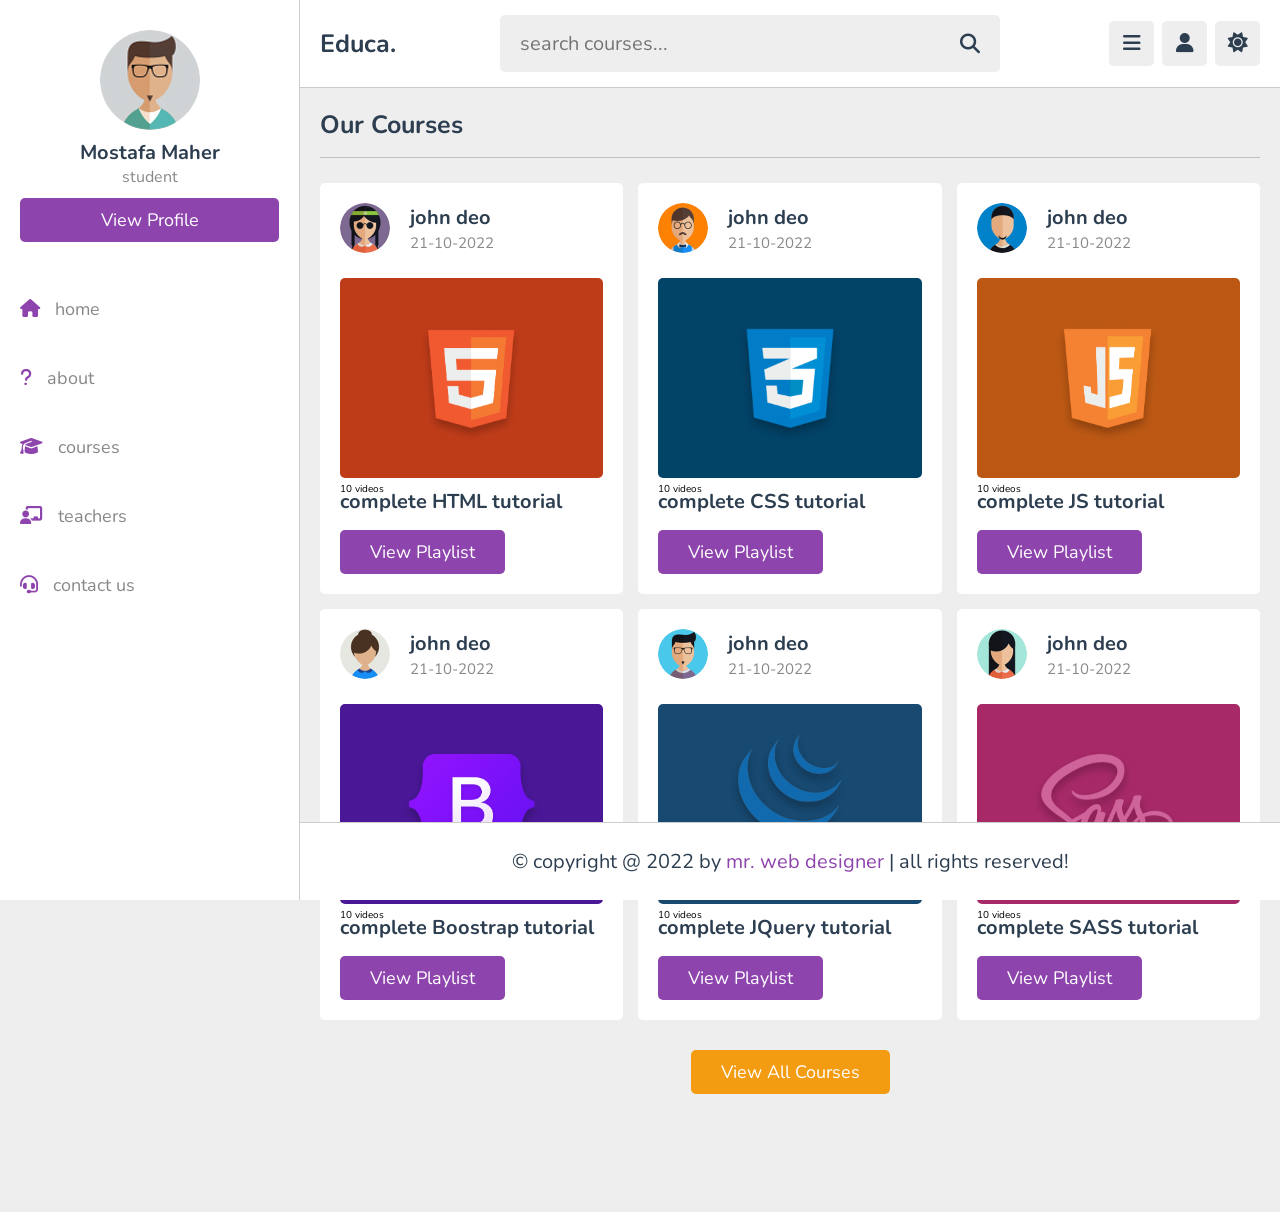
<file: index3.html>
<!DOCTYPE html>
<html lang="en">
<head>
    <meta charset="UTF-8">
    <meta http-equiv="X-UA-Compatible" content="IE=edge">
    <meta name="viewport" content="width=device-width, initial-scale=1.0">
    <title>Courses</title>
    <!-- font Awesome -->
    <!-- <link rel="stylesheet" href="css/all.min.css"> -->
    <link rel="stylesheet" href="https://cdnjs.cloudflare.com/ajax/libs/font-awesome/6.1.2/css/all.min.css">
    <!-- custom css style -->
    <link rel="stylesheet" href="css/style.css">
</head>
<body>
    <!-- Header Section Start -->
    <header class="header">
        <section class="flex">
            <a href="index1.html" class="logo">Educa.</a>
            <form action="search.html" method="post" class="search-form">
                <input type="text" name="search_box" required placeholder="search courses..." maxlength="100">
                <button type="submit" class="fas fa-search"></button>
            </form>
            <div class="icons">
                <div id="menu-btn" class="fas fa-bars"></div>
                <div id="search-btn" class="fas fa-search"></div>
                <div id="user-btn" class="fas fa-user"></div>
                <div id="toggle-btn" class="fas fa-sun"></div>
            </div>
            <div class="profile">
                <img src="images/pic-1.jpg" class="image" alt="">
                <h3 class="name">Mostafa Maher</h3>
                <span class="role">student</span>
                <a href="index9.html" class="btn">view profile</a>
                <div class="flex-btn">
                    <a href="index12.html" class="option-btn">login</a>
                    <a href="index11.html" class="option-btn">register</a>
                </div>
            </div>
        </section>
    </header>
    <!-- Header Section End -->
    <!-- Start section sidebar -->
    <div class="side-bar">
        <div class="close-btn">
            <i class="fas fa-times"></i>
        </div>
        <div class="profile">
            <img src="images/pic-1.jpg" class="image" alt="">
            <h3 class="name">Mostafa Maher</h3>
            <span class="role">student</span>
            <a href="index9.html" class="btn">view profile</a>
        </div>
        <nav class="navbar">
            <a href="index1.html"><i class="fas fa-home"></i><span>home</span></a>
            <a href="index2.html"><i class="fas fa-question"></i><span>about</span></a>
            <a href="index3.html"><i class="fas fa-graduation-cap"></i><span>courses</span></a>
            <a href="index4.html"><i class="fas fa-chalkboard-user"></i><span>teachers</span></a>
            <a href="index5.html"><i class="fas fa-headset"></i><span>contact us</span></a>
        </nav>
    </div>
    <!-- End section sidebar -->
    <!-- Start Section Courses -->
    <section class="courses">
        <h1 class="heading">our courses</h1>
        <div class="box-container">
            <div class="box">
                <div class="tutor">
                    <img src="images/pic-2.jpg" alt="">
                    <div class="info">
                        <h3>john deo</h3>
                        <span>21-10-2022</span>
                    </div>
                </div>
                <div class="thumb">
                    <img src="images/thumb-1.png" alt="">
                    <span>10 videos</span>
                </div>
                <h3 class="title">complete HTML tutorial</h3>
                <a href="index6.html" class="inline-btn">view playlist</a>
            </div>
            <div class="box">
                <div class="tutor">
                    <img src="images/pic-3.jpg" alt="">
                    <div class="info">
                        <h3>john deo</h3>
                        <span>21-10-2022</span>
                    </div>
                </div>
                <div class="thumb">
                    <img src="images/thumb-2.png" alt="">
                    <span>10 videos</span>
                </div>
                <h3 class="title">complete CSS tutorial</h3>
                <a href="index6.html" class="inline-btn">view playlist</a>
            </div>
            <div class="box">
                <div class="tutor">
                    <img src="images/pic-4.jpg" alt="">
                    <div class="info">
                        <h3>john deo</h3>
                        <span>21-10-2022</span>
                    </div>
                </div>
                <div class="thumb">
                    <img src="images/thumb-3.png" alt="">
                    <span>10 videos</span>
                </div>
                <h3 class="title">complete JS tutorial</h3>
                <a href="index6.html" class="inline-btn">view playlist</a>
            </div>     
            <div class="box">
                <div class="tutor">
                    <img src="images/pic-5.jpg" alt="">
                    <div class="info">
                        <h3>john deo</h3>
                        <span>21-10-2022</span>
                    </div>
                </div>
                <div class="thumb">
                    <img src="images/thumb-4.png" alt="">
                    <span>10 videos</span>
                </div>
                <h3 class="title">complete Boostrap tutorial</h3>
                <a href="index6.html" class="inline-btn">view playlist</a>
            </div>
            <div class="box">
                <div class="tutor">
                    <img src="images/pic-6.jpg" alt="">
                    <div class="info">
                        <h3>john deo</h3>
                        <span>21-10-2022</span>
                    </div>
                </div>
                <div class="thumb">
                    <img src="images/thumb-5.png" alt="">
                    <span>10 videos</span>
                </div>
                <h3 class="title">complete JQuery tutorial</h3>
                <a href="index6.html" class="inline-btn">view playlist</a>
            </div>
            <div class="box">
                <div class="tutor">
                    <img src="images/pic-7.jpg" alt="">
                    <div class="info">
                        <h3>john deo</h3>
                        <span>21-10-2022</span>
                    </div>
                </div>
                <div class="thumb">
                    <img src="images/thumb-6.png" alt="">
                    <span>10 videos</span>
                </div>
                <h3 class="title">complete SASS tutorial</h3>
                <a href="index6.html" class="inline-btn">view playlist</a>
            </div>
        </div>
        <div class="more-btn">
            <a href="index3.html" class="inline-option-btn">view all courses</a>
        </div>
    </section>
    <!-- End Section Courses -->
    <!-- Start Section Footer -->
    <footer class="footer">
        &copy; copyright @ 2022 by <span>mr. web designer</span> | all rights reserved!
    </footer>
    <!-- End Section Footer -->




    <!-- custom javaScript file -->
    <!-- <script src="js/all.min.js"></script> -->
    <script src="js/script.js"></script>
</body>
</html>
</file>
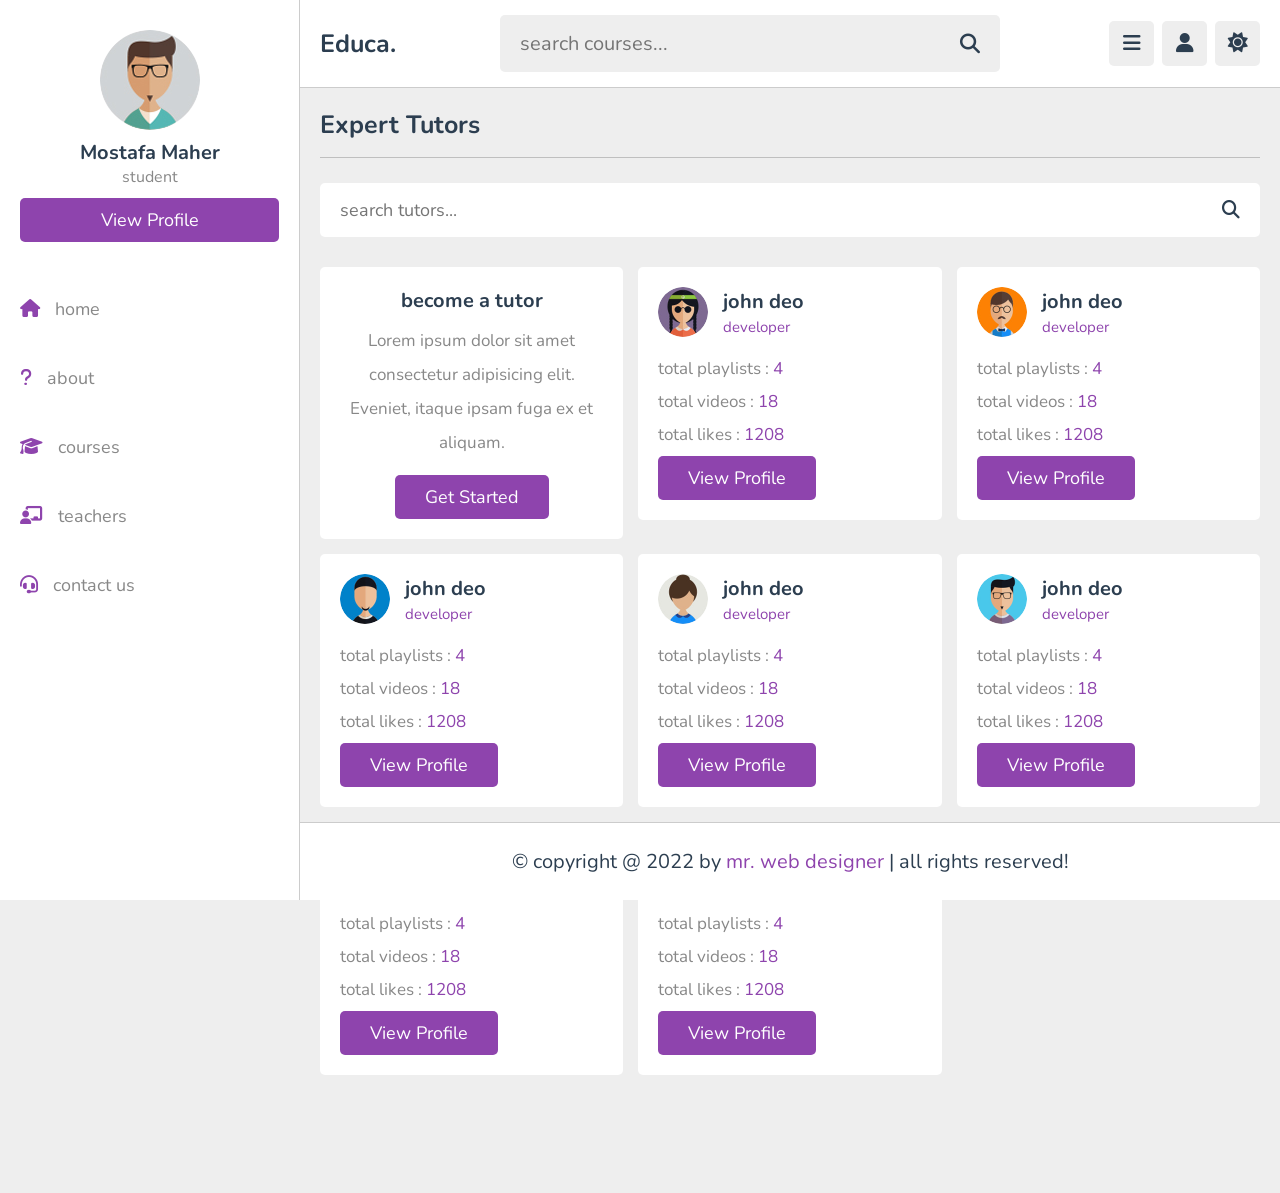
<file: index4.html>
<!DOCTYPE html>
<html lang="en">
<head>
    <meta charset="UTF-8">
    <meta http-equiv="X-UA-Compatible" content="IE=edge">
    <meta name="viewport" content="width=device-width, initial-scale=1.0">
    <title>Teachers</title>
    <!-- font Awesome -->
    <!-- <link rel="stylesheet" href="css/all.min.css"> -->
    <link rel="stylesheet" href="https://cdnjs.cloudflare.com/ajax/libs/font-awesome/6.1.2/css/all.min.css">
    <!-- custom css style -->
    <link rel="stylesheet" href="css/style.css">
</head>
<body>
    <!-- Header Section Start -->
    <header class="header">
        <section class="flex">
            <a href="index1.html" class="logo">Educa.</a>
            <form action="search.html" method="post" class="search-form">
                <input type="text" name="search_box" required placeholder="search courses..." maxlength="100">
                <button type="submit" class="fas fa-search"></button>
            </form>
            <div class="icons">
                <div id="menu-btn" class="fas fa-bars"></div>
                <div id="search-btn" class="fas fa-search"></div>
                <div id="user-btn" class="fas fa-user"></div>
                <div id="toggle-btn" class="fas fa-sun"></div>
            </div>
            <div class="profile">
                <img src="images/pic-1.jpg" class="image" alt="">
                <h3 class="name">Mostafa Maher</h3>
                <span class="role">student</span>
                <a href="index9.html" class="btn">view profile</a>
                <div class="flex-btn">
                    <a href="index12.html" class="option-btn">login</a>
                    <a href="index11.html" class="option-btn">register</a>
                </div>
            </div>
        </section>
    </header>
    <!-- Header Section End -->
    <!-- Start section sidebar -->
    <div class="side-bar">
        <div class="close-btn">
            <i class="fas fa-times"></i>
        </div>
        <div class="profile">
            <img src="images/pic-1.jpg" class="image" alt="">
            <h3 class="name">Mostafa Maher</h3>
            <span class="role">student</span>
            <a href="index9.html" class="btn">view profile</a>
        </div>
        <nav class="navbar">
            <a href="index1.html"><i class="fas fa-home"></i><span>home</span></a>
            <a href="index2.html"><i class="fas fa-question"></i><span>about</span></a>
            <a href="index3.html"><i class="fas fa-graduation-cap"></i><span>courses</span></a>
            <a href="index4.html"><i class="fas fa-chalkboard-user"></i><span>teachers</span></a>
            <a href="index5.html"><i class="fas fa-headset"></i><span>contact us</span></a>
        </nav>
    </div>
    <!-- End section sidebar -->
    <!-- Start Section Teachers -->
    <section class="teachers">
        <h1 class="heading">expert tutors</h1>
        <form action="" method="post" class="search-tutor">
            <input type="text" name="search_box" placeholder="search tutors..." required maxlength="100">
            <button type="submit" class="fas fa-search" name="search_tutor"></button>
        </form>
        <div class="box-container">
            <div class="box offer">
                <h3>become a tutor</h3>
                <p>Lorem ipsum dolor sit amet consectetur adipisicing elit. Eveniet, itaque ipsam fuga ex et aliquam.</p>
                <a href="index11.html" class="inline-btn">get started</a>
            </div>
            <div class="box">
                <div class="tutor">
                    <img src="images/pic-2.jpg" alt="">
                    <div>
                        <h3>john deo</h3>
                        <span>developer</span>
                    </div>
                </div>
                <p>total playlists : <span>4</span></p>
                <p>total videos : <span>18</span></p>
                <p>total likes : <span>1208</span></p>
                <a href="index8.html" class="inline-btn">view profile</a>
            </div>
            <div class="box">
                <div class="tutor">
                    <img src="images/pic-3.jpg" alt="">
                    <div>
                        <h3>john deo</h3>
                        <span>developer</span>
                    </div>
                </div>
                <p>total playlists : <span>4</span></p>
                <p>total videos : <span>18</span></p>
                <p>total likes : <span>1208</span></p>
                <a href="index8.html" class="inline-btn">view profile</a>
            </div>
            <div class="box">
                <div class="tutor">
                    <img src="images/pic-4.jpg" alt="">
                    <div>
                        <h3>john deo</h3>
                        <span>developer</span>
                    </div>
                </div>
                <p>total playlists : <span>4</span></p>
                <p>total videos : <span>18</span></p>
                <p>total likes : <span>1208</span></p>
                <a href="index8.html" class="inline-btn">view profile</a>
            </div>
            <div class="box">
                <div class="tutor">
                    <img src="images/pic-5.jpg" alt="">
                    <div>
                        <h3>john deo</h3>
                        <span>developer</span>
                    </div>
                </div>
                <p>total playlists : <span>4</span></p>
                <p>total videos : <span>18</span></p>
                <p>total likes : <span>1208</span></p>
                <a href="index8.html" class="inline-btn">view profile</a>
            </div>
            <div class="box">
                <div class="tutor">
                    <img src="images/pic-6.jpg" alt="">
                    <div>
                        <h3>john deo</h3>
                        <span>developer</span>
                    </div>
                </div>
                <p>total playlists : <span>4</span></p>
                <p>total videos : <span>18</span></p>
                <p>total likes : <span>1208</span></p>
                <a href="index8.html" class="inline-btn">view profile</a>
            </div>
            <div class="box">
                <div class="tutor">
                    <img src="images/pic-7.jpg" alt="">
                    <div>
                        <h3>john deo</h3>
                        <span>developer</span>
                    </div>
                </div>
                <p>total playlists : <span>4</span></p>
                <p>total videos : <span>18</span></p>
                <p>total likes : <span>1208</span></p>
                <a href="index8.html" class="inline-btn">view profile</a>
            </div>
            <div class="box">
                <div class="tutor">
                    <img src="images/pic-8.jpg" alt="">
                    <div>
                        <h3>john deo</h3>
                        <span>developer</span>
                    </div>
                </div>
                <p>total playlists : <span>4</span></p>
                <p>total videos : <span>18</span></p>
                <p>total likes : <span>1208</span></p>
                <a href="index8.html" class="inline-btn">view profile</a>
            </div>
        </div>
    </section>
    <!-- End Section Teachers -->
    <!-- Start Section Footer -->
    <footer class="footer">
        &copy; copyright @ 2022 by <span>mr. web designer</span> | all rights reserved!
    </footer>
    <!-- End Section Footer -->




    <!-- custom javaScript file -->
    <!-- <script src="js/all.min.js"></script> -->
    <script src="js/script.js"></script>
</body>
</html>
</file>
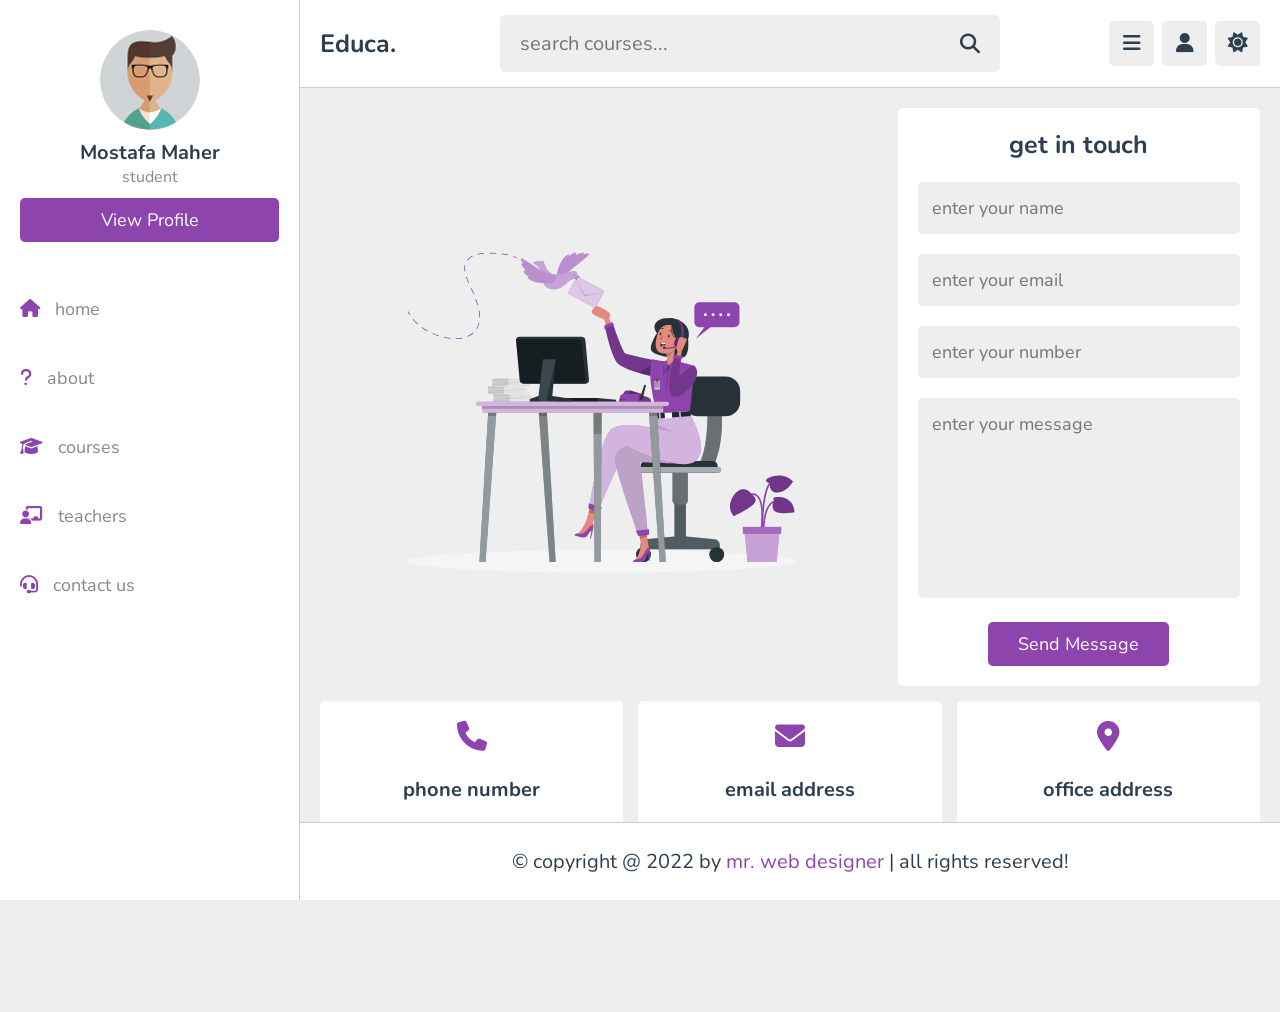
<file: index5.html>
<!DOCTYPE html>
<html lang="en">
<head>
    <meta charset="UTF-8">
    <meta http-equiv="X-UA-Compatible" content="IE=edge">
    <meta name="viewport" content="width=device-width, initial-scale=1.0">
    <title>Contact</title>
    <!-- font Awesome -->
    <!-- <link rel="stylesheet" href="css/all.min.css"> -->
    <link rel="stylesheet" href="https://cdnjs.cloudflare.com/ajax/libs/font-awesome/6.1.2/css/all.min.css">
    <!-- custom css style -->
    <link rel="stylesheet" href="css/style.css">
</head>
<body>
    <!-- Header Section Start -->
    <header class="header">
        <section class="flex">
            <a href="index1.html" class="logo">Educa.</a>
            <form action="search.html" method="post" class="search-form">
                <input type="text" name="search_box" required placeholder="search courses..." maxlength="100">
                <button type="submit" class="fas fa-search"></button>
            </form>
            <div class="icons">
                <div id="menu-btn" class="fas fa-bars"></div>
                <div id="search-btn" class="fas fa-search"></div>
                <div id="user-btn" class="fas fa-user"></div>
                <div id="toggle-btn" class="fas fa-sun"></div>
            </div>
            <div class="profile">
                <img src="images/pic-1.jpg" class="image" alt="">
                <h3 class="name">Mostafa Maher</h3>
                <span class="role">student</span>
                <a href="index9.html" class="btn">view profile</a>
                <div class="flex-btn">
                    <a href="index12.html" class="option-btn">login</a>
                    <a href="index11.html" class="option-btn">register</a>
                </div>
            </div>
        </section>
    </header>
    <!-- Header Section End -->
    <!-- Start section sidebar -->
    <div class="side-bar">
        <div class="close-btn">
            <i class="fas fa-times"></i>
        </div>
        <div class="profile">
            <img src="images/pic-1.jpg" class="image" alt="">
            <h3 class="name">Mostafa Maher</h3>
            <span class="role">student</span>
            <a href="index9.html" class="btn">view profile</a>
        </div>
        <nav class="navbar">
            <a href="index1.html"><i class="fas fa-home"></i><span>home</span></a>
            <a href="index2.html"><i class="fas fa-question"></i><span>about</span></a>
            <a href="index3.html"><i class="fas fa-graduation-cap"></i><span>courses</span></a>
            <a href="index4.html"><i class="fas fa-chalkboard-user"></i><span>teachers</span></a>
            <a href="index5.html"><i class="fas fa-headset"></i><span>contact us</span></a>
        </nav>
    </div>
    <!-- End section sidebar -->
    <!-- Start Section Contact -->
    <section class="contact">
        <div class="row">
            <div class="image">
                <img src="images/contact-img.svg" alt="">
            </div>
            <form action="" method="post">
                <h3>get in touch</h3>
                <input type="text" placeholder="enter your name" name="name" required maxlength="50" class="box">
                <input type="email" placeholder="enter your email" name="email" required maxlength="50" class="box">
                <input type="number" placeholder="enter your number" name="number" required maxlength="50" class="box">
                <textarea name="msg" class="box" placeholder="enter your message" required maxlength="1000" cols="30" rows="10"></textarea>
                <input type="submit" value="send message" class="inline-btn" name="submit">
            </form>
        </div>
        <div class="box-container">
            <div class="box">
                <i class="fas fa-phone"></i>
                <h3>phone number</h3>
                <a href="tel:1234567890">123-456-7890</a>
                <a href="tel:1112223333">111-222-3333</a>
            </div>
            <div class="box">
                <i class="fas fa-envelope"></i>
                <h3>email address</h3>
                <a href="mailto:shaikhanas@gmail.com">mostafamaher@gmail.come</a>
                <a href="mailto:anasbhai@gmail.com">abwsadya@gmail.come</a>
            </div>
            <div class="box">
                <i class="fas fa-map-marker-alt"></i>
                <h3>office address</h3>
                <a href="#">flat no. 1, a-1 building, jogeshwari, mumbai, india - 400104</a>
            </div>
        </div>
    </section>
    <!-- End Section Contact -->
    <!-- Start Section Footer -->
    <footer class="footer">
        &copy; copyright @ 2022 by <span>mr. web designer</span> | all rights reserved!
    </footer>
    <!-- End Section Footer -->




    <!-- custom javaScript file -->
    <!-- <script src="js/all.min.js"></script> -->
    <script src="js/script.js"></script>
</body>
</html>
</file>
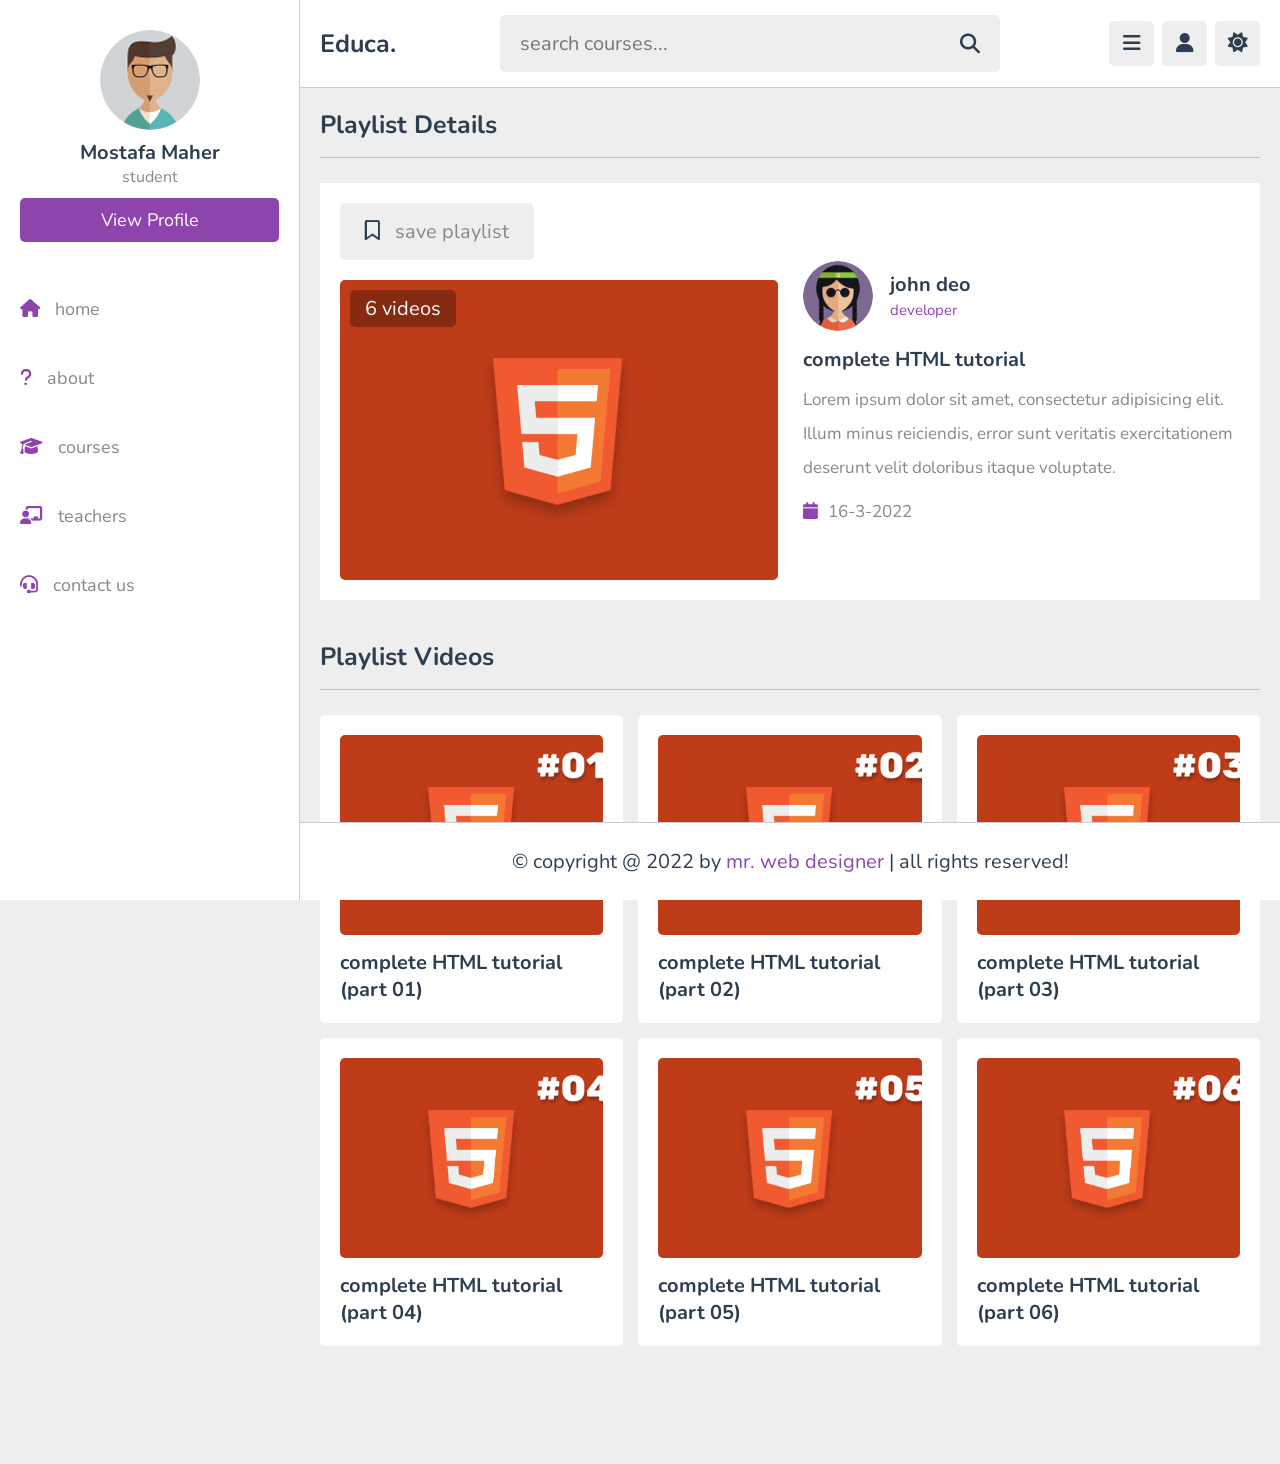
<file: index6.html>
<!DOCTYPE html>
<html lang="en">
<head>
    <meta charset="UTF-8">
    <meta http-equiv="X-UA-Compatible" content="IE=edge">
    <meta name="viewport" content="width=device-width, initial-scale=1.0">
    <title>PlayList</title>
    <!-- font Awesome -->
    <!-- <link rel="stylesheet" href="css/all.min.css"> -->
    <link rel="stylesheet" href="https://cdnjs.cloudflare.com/ajax/libs/font-awesome/6.1.2/css/all.min.css">
    <!-- custom css style -->
    <link rel="stylesheet" href="css/style.css">
</head>
<body>
    <!-- Header Section Start -->
    <header class="header">
        <section class="flex">
            <a href="index1.html" class="logo">Educa.</a>
            <form action="search.html" method="post" class="search-form">
                <input type="text" name="search_box" required placeholder="search courses..." maxlength="100">
                <button type="submit" class="fas fa-search"></button>
            </form>
            <div class="icons">
                <div id="menu-btn" class="fas fa-bars"></div>
                <div id="search-btn" class="fas fa-search"></div>
                <div id="user-btn" class="fas fa-user"></div>
                <div id="toggle-btn" class="fas fa-sun"></div>
            </div>
            <div class="profile">
                <img src="images/pic-1.jpg" class="image" alt="">
                <h3 class="name">Mostafa Maher</h3>
                <span class="role">student</span>
                <a href="index9.html" class="btn">view profile</a>
                <div class="flex-btn">
                    <a href="index12.html" class="option-btn">login</a>
                    <a href="index11.html" class="option-btn">register</a>
                </div>
            </div>
        </section>
    </header>
    <!-- Header Section End -->
    <!-- Start section sidebar -->
    <div class="side-bar">
        <div class="close-btn">
            <i class="fas fa-times"></i>
        </div>
        <div class="profile">
            <img src="images/pic-1.jpg" class="image" alt="">
            <h3 class="name">Mostafa Maher</h3>
            <span class="role">student</span>
            <a href="index9.html" class="btn">view profile</a>
        </div>
        <nav class="navbar">
            <a href="index1.html"><i class="fas fa-home"></i><span>home</span></a>
            <a href="index2.html"><i class="fas fa-question"></i><span>about</span></a>
            <a href="index3.html"><i class="fas fa-graduation-cap"></i><span>courses</span></a>
            <a href="index4.html"><i class="fas fa-chalkboard-user"></i><span>teachers</span></a>
            <a href="index5.html"><i class="fas fa-headset"></i><span>contact us</span></a>
        </nav>
    </div>
    <!-- End section sidebar -->
    <!-- Start Playlist Section -->
    <section class="playlist">
        <h1 class="heading">playlist details</h1>
        <div class="row">
            <div class="column">
                <form action="" method="post" class="save-playlist">
                    <button type="submit"><i class="far fa-bookmark"></i> <span>save playlist</span></button>
                </form>
                <div class="thumb">
                    <span>6 videos</span>
                    <img src="images/thumb-1.png" alt="">
                </div>
            </div>
            <div class="column">
                <div class="tutor">
                    <img src="images/pic-2.jpg" alt="">
                    <div>
                        <h3>john deo</h3>
                        <span>developer</span>
                    </div>
                </div>
                <div class="details">
                    <h3>complete HTML tutorial</h3>
                    <p>Lorem ipsum dolor sit amet, consectetur adipisicing elit. Illum minus reiciendis, error sunt veritatis exercitationem deserunt velit doloribus itaque voluptate.</p>
                    <div class="date"><i class="fas fa-calendar"></i><span>16-3-2022</span></div>
                    <!-- <a href="index4.html" class="inline-btn">view profile</a> -->
                </div>
            </div>
        </div>
    </section>
    <!-- End Playlist Section -->
    <!-- Start Videos Section -->
    <section class="playlist-videos">
        <h1 class="heading">playlist videos</h1>
        <div class="box-container">
            <a class="box" href="index7.html">
                <i class="fas fa-play"></i>
                <img src="images/post-1-1.png" alt="">
                <h3>complete HTML tutorial (part 01)</h3>
            </a>
            <a class="box" href="index7.html">
                <i class="fas fa-play"></i>
                <img src="images/post-1-2.png" alt="">
                <h3>complete HTML tutorial (part 02)</h3>
            </a>
            <a class="box" href="index7.html">
                <i class="fas fa-play"></i>
                <img src="images/post-1-3.png" alt="">
                <h3>complete HTML tutorial (part 03)</h3>
            </a>
            <a class="box" href="index7.html">
                <i class="fas fa-play"></i>
                <img src="images/post-1-4.png" alt="">
                <h3>complete HTML tutorial (part 04)</h3>
            </a>
            <a class="box" href="index7.html">
                <i class="fas fa-play"></i>
                <img src="images/post-1-5.png" alt="">
                <h3>complete HTML tutorial (part 05)</h3>
            </a>
            <a class="box" href="index7.html">
                <i class="fas fa-play"></i>
                <img src="images/post-1-6.png" alt="">
                <h3>complete HTML tutorial (part 06)</h3>
            </a>
        </div>
    </section>
    <!-- End Videos Section -->
    <!-- Start Section Footer -->
    <footer class="footer">
        &copy; copyright @ 2022 by <span>mr. web designer</span> | all rights reserved!
    </footer>
    <!-- End Section Footer -->




    <!-- custom javaScript file -->
    <!-- <script src="js/all.min.js"></script> -->
    <script src="js/script.js"></script>
</body>
</html>
</file>
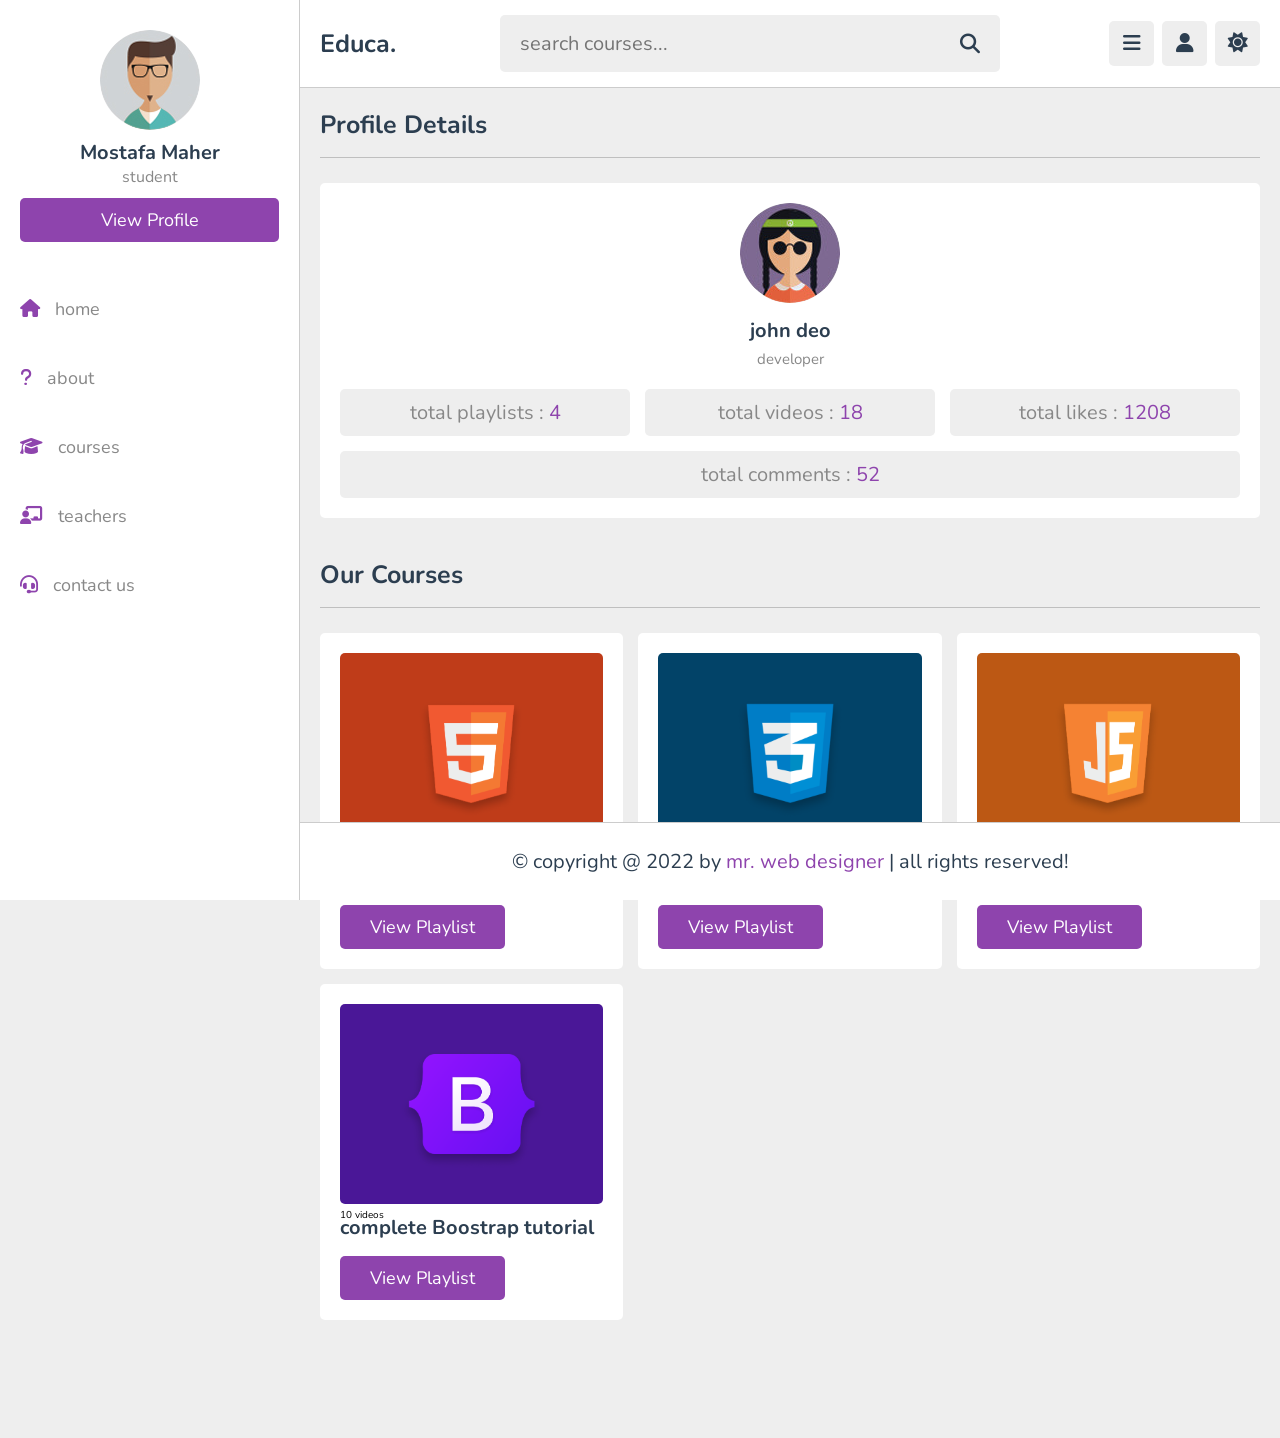
<file: index8.html>
<!DOCTYPE html>
<html lang="en">
<head>
    <meta charset="UTF-8">
    <meta http-equiv="X-UA-Compatible" content="IE=edge">
    <meta name="viewport" content="width=device-width, initial-scale=1.0">
    <title>Tutor's Profilo</title>
    <!-- font Awesome -->
    <!-- <link rel="stylesheet" href="css/all.min.css"> -->
    <link rel="stylesheet" href="https://cdnjs.cloudflare.com/ajax/libs/font-awesome/6.1.2/css/all.min.css">
    <!-- custom css style -->
    <link rel="stylesheet" href="css/style.css">
</head>
<body>
    <!-- Header Section Start -->
    <header class="header">
        <section class="flex">
            <a href="index1.html" class="logo">Educa.</a>
            <form action="search.html" method="post" class="search-form">
                <input type="text" name="search_box" required placeholder="search courses..." maxlength="100">
                <button type="submit" class="fas fa-search"></button>
            </form>
            <div class="icons">
                <div id="menu-btn" class="fas fa-bars"></div>
                <div id="search-btn" class="fas fa-search"></div>
                <div id="user-btn" class="fas fa-user"></div>
                <div id="toggle-btn" class="fas fa-sun"></div>
            </div>
            <div class="profile">
                <img src="images/pic-1.jpg" class="image" alt="">
                <h3 class="name">Mostafa Maher</h3>
                <span class="role">student</span>
                <a href="index9.html" class="btn">view profile</a>
                <div class="flex-btn">
                    <a href="index12.html" class="option-btn">login</a>
                    <a href="index11.html" class="option-btn">register</a>
                </div>
            </div>
        </section>
    </header>
    <!-- Header Section End -->
    <!-- Start section sidebar -->
    <div class="side-bar">
        <div class="close-btn">
            <i class="fas fa-times"></i>
        </div>
        <div class="profile">
            <img src="images/pic-1.jpg" class="image" alt="">
            <h3 class="name">Mostafa Maher</h3>
            <span class="role">student</span>
            <a href="index9.html" class="btn">view profile</a>
        </div>
        <nav class="navbar">
            <a href="index1.html"><i class="fas fa-home"></i><span>home</span></a>
            <a href="index2.html"><i class="fas fa-question"></i><span>about</span></a>
            <a href="index3.html"><i class="fas fa-graduation-cap"></i><span>courses</span></a>
            <a href="index4.html"><i class="fas fa-chalkboard-user"></i><span>teachers</span></a>
            <a href="index5.html"><i class="fas fa-headset"></i><span>contact us</span></a>
        </nav>
    </div>
    <!-- End section sidebar -->
    <!-- Start Section Tutor's  -->
    <section class="teacher-profile">
        <h1 class="heading">profile details</h1>
            <div class="details">
            <div class="tutor">
                <img src="images/pic-2.jpg" alt="">
                <h3>john deo</h3>
                <span>developer</span>
            </div>
            <div class="flex">
                <p>total playlists : <span>4</span></p>
                <p>total videos : <span>18</span></p>
                <p>total likes : <span>1208</span></p>
                <p>total comments : <span>52</span></p>
            </div>
            </div>
        </section>
        <section class="courses">
            <h1 class="heading">our courses</h1>
            <div class="box-container">
            <div class="box">
                <div class="thumb">
                    <img src="images/thumb-1.png" alt="">
                    <span>10 videos</span>
                </div>
                <h3 class="title">complete HTML tutorial</h3>
                <a href="index6.html" class="inline-btn">view playlist</a>
            </div>
            <div class="box">
                <div class="thumb">
                    <img src="images/thumb-2.png" alt="">
                    <span>10 videos</span>
                </div>
                <h3 class="title">complete CSS tutorial</h3>
                <a href="index6.html" class="inline-btn">view playlist</a>
            </div>
            <div class="box">
                <div class="thumb">
                    <img src="images/thumb-3.png" alt="">
                    <span>10 videos</span>
                </div>
                <h3 class="title">complete javascript tutorial</h3>
                <a href="index6.html" class="inline-btn">view playlist</a>
            </div>
            <div class="box">
                <div class="thumb">
                    <img src="images/thumb-4.png" alt="">
                    <span>10 videos</span>
                </div>
                <h3 class="title">complete Boostrap tutorial</h3>
                <a href="index6.html" class="inline-btn">view playlist</a>
            </div>
        </div>
    </section>
    <!-- End Section Tutor's -->
    <!-- Start Section Footer -->
    <footer class="footer">
        &copy; copyright @ 2022 by <span>mr. web designer</span> | all rights reserved!
    </footer>
    <!-- End Section Footer -->




    <!-- custom javaScript file -->
    <!-- <script src="js/all.min.js"></script> -->
    <script src="js/script.js"></script>
</body>
</html>
</file>
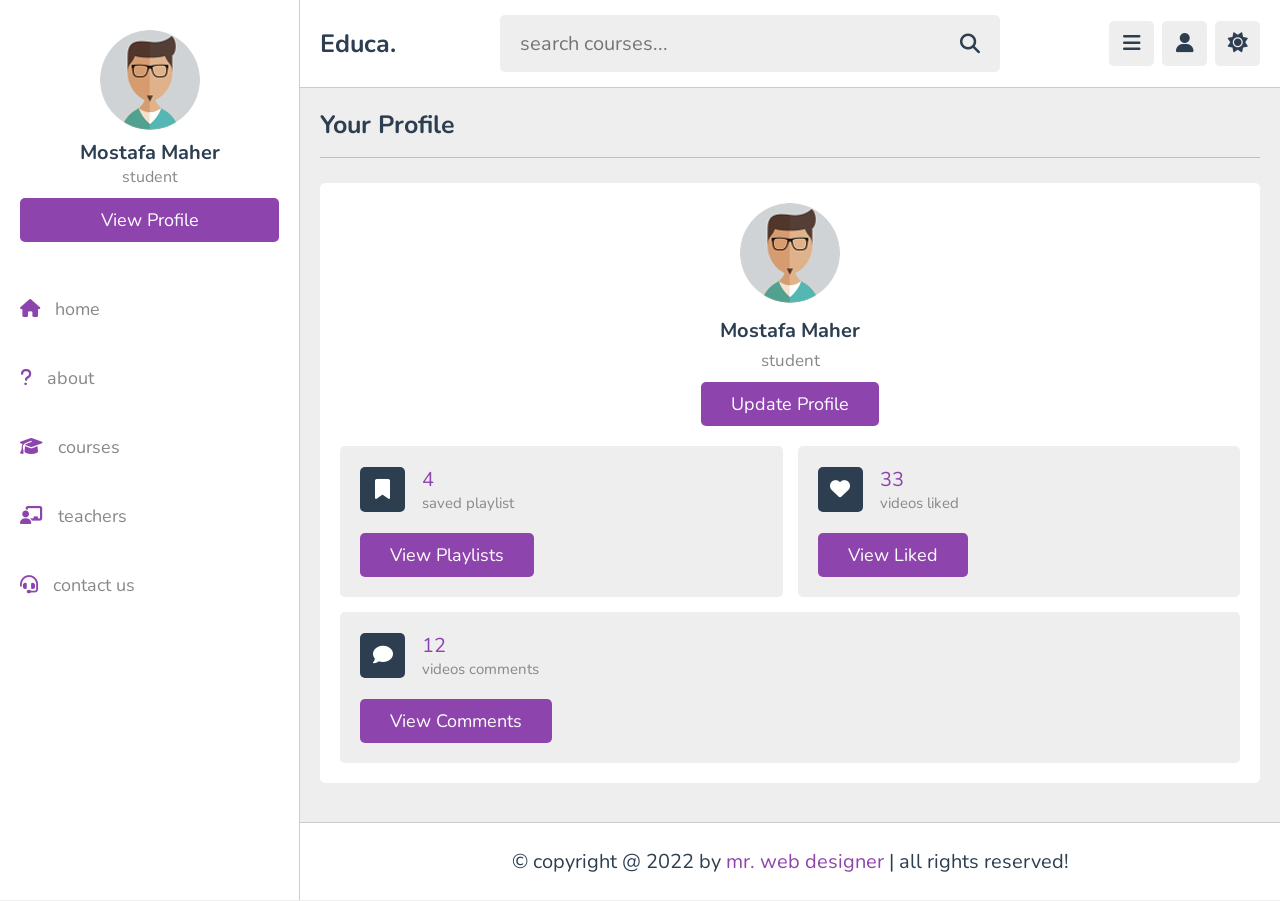
<file: index9.html>
<!DOCTYPE html>
<html lang="en">
<head>
    <meta charset="UTF-8">
    <meta http-equiv="X-UA-Compatible" content="IE=edge">
    <meta name="viewport" content="width=device-width, initial-scale=1.0">
    <title>Profile</title>
    <!-- font Awesome -->
    <!-- <link rel="stylesheet" href="css/all.min.css"> -->
    <link rel="stylesheet" href="https://cdnjs.cloudflare.com/ajax/libs/font-awesome/6.1.2/css/all.min.css">
    <!-- custom css style -->
    <link rel="stylesheet" href="css/style.css">
</head>
<body>
    <!-- Header Section Start -->
    <header class="header">
        <section class="flex">
            <a href="index1.html" class="logo">Educa.</a>
            <form action="search.html" method="post" class="search-form">
                <input type="text" name="search_box" required placeholder="search courses..." maxlength="100">
                <button type="submit" class="fas fa-search"></button>
            </form>
            <div class="icons">
                <div id="menu-btn" class="fas fa-bars"></div>
                <div id="search-btn" class="fas fa-search"></div>
                <div id="user-btn" class="fas fa-user"></div>
                <div id="toggle-btn" class="fas fa-sun"></div>
            </div>
            <div class="profile">
                <img src="images/pic-1.jpg" class="image" alt="">
                <h3 class="name">Mostafa Maher</h3>
                <span class="role">student</span>
                <a href="index9.html" class="btn">view profile</a>
                <div class="flex-btn">
                    <a href="index12.html" class="option-btn">login</a>
                    <a href="index11.html" class="option-btn">register</a>
                </div>
            </div>
        </section>
    </header>
    <!-- Header Section End -->
    <!-- Start section sidebar -->
    <div class="side-bar">
        <div class="close-btn">
            <i class="fas fa-times"></i>
        </div>
        <div class="profile">
            <img src="images/pic-1.jpg" class="image" alt="">
            <h3 class="name">Mostafa Maher</h3>
            <span class="role">student</span>
            <a href="index9.html" class="btn">view profile</a>
        </div>
        <nav class="navbar">
            <a href="index1.html"><i class="fas fa-home"></i><span>home</span></a>
            <a href="index2.html"><i class="fas fa-question"></i><span>about</span></a>
            <a href="index3.html"><i class="fas fa-graduation-cap"></i><span>courses</span></a>
            <a href="index4.html"><i class="fas fa-chalkboard-user"></i><span>teachers</span></a>
            <a href="index5.html"><i class="fas fa-headset"></i><span>contact us</span></a>
        </nav>
    </div>
    <!-- End section sidebar -->
    <!-- Start Section Profile  -->
    <section class="user-profile">
        <h1 class="heading">your profile</h1>
        <div class="details">
            <div class="user">
                <img src="images/pic-1.jpg" alt="">
                <h3>Mostafa Maher</h3>
                <p>student</p>
                <a href="index10.html" class="inline-btn">update profile</a>
            </div>
            <div class="box-container">
                <div class="box">
                    <div class="flex">
                        <i class="fas fa-bookmark"></i>
                        <div>
                        <span>4</span>
                        <p>saved playlist</p>
                        </div>
                    </div>
                    <a href="#" class="inline-btn">view playlists</a>
                </div>
                <div class="box">
                    <div class="flex">
                        <i class="fas fa-heart"></i>
                        <div>
                        <span>33</span>
                        <p>videos liked</p>
                        </div>
                    </div>
                    <a href="#" class="inline-btn">view liked</a>
                </div>
                <div class="box">
                    <div class="flex">
                        <i class="fas fa-comment"></i>
                        <div>
                        <span>12</span>
                        <p>videos comments</p>
                        </div>
                    </div>
                    <a href="#" class="inline-btn">view comments</a>
                </div>
            </div>
        </div>
    </section>
    <!-- End Section Profile  -->
    <!-- Start Section Footer -->
    <footer class="footer">
        &copy; copyright @ 2022 by <span>mr. web designer</span> | all rights reserved!
    </footer>
    <!-- End Section Footer -->




    <!-- custom javaScript file -->
    <!-- <script src="js/all.min.js"></script> -->
    <script src="js/script.js"></script>
</body>
</html>
</file>
<file: css/style.css>
@import url('https://fonts.googleapis.com/css2?family=Nunito:wght@200;300;400;500;600&display=swap');
:root{
    --main-color:#8e44ad;
    --red-color:#e74c3c;
    --orangen-color:#f39c12;
    --white-color:#fff;
    --black-color:#2c3e50;
    --ligth-color:#888;
    --ligth-background:#eee;
    --main-border:0.1rem solid rgba(0,0,0,0.2);
    --main-trantision:0.2s linear;
}
*{
    font-family: 'Nunito', sans-serif;
    margin: 0;
    padding: 0;
    box-sizing: border-box;
    outline: none;
    border: none;
    text-decoration: none;
}
*::selection{
    background-color: var(--main-color);
    color: var(--white-color);
}
*::-webkit-scrollbar{
    height: 0.5rem;
    width: 1rem;
}
*::-webkit-scrollbar-track{
    background-color: transparent;
}
*::-webkit-scrollbar-thumb{
    background-color: var(--main-color);
}
html{
    font-size: 62.5%;
    overflow-x: hidden;
}
body{
    background-color: var(--ligth-background);
    padding-left: 30rem;
}
body.dark{
    --white-color:#222;
    --black-color:#fff;
    --ligth-color:#aaa;
    --ligth-background:#333;
    --main-border:0.1rem solid rgba(255,255,255,0.2);
}
body.active{
    padding-left: 0;
}
section{
    padding: 2rem;
    max-width: 1200px;
    margin: 0 auto;
}
.heading{
    font-size: 2.5rem;
    color:var(--black-color);
    margin-bottom: 2.5rem;
    border-bottom: var(--main-border);
    padding-bottom: 1.5rem;
    text-transform: capitalize;
}

.inline-btn,
.inline-option-btn,
.inline-delete-btn,
.btn,
.delete-btn,
.option-btn{
    border-radius: .5rem;
    color:var(--white-color);
    font-size: 1.8rem;
    cursor: pointer;
    text-transform: capitalize;
    padding:1rem 3rem;
    text-align: center;
    margin-top: 1rem;
}

.btn,
.delete-btn,
.option-btn{
    display: block;
    width: 100%;
}

.inline-btn,
.inline-option-btn,
.inline-delete-btn{
    display: inline-block;
}

.btn,
.inline-btn{
    background-color: var(--main-color);
}

.option-btn,
.inline-option-btn{
    background-color:var(--orangen-color);
}

.delete-btn,
.inline-delete-btn{
    background-color: var(--red-color);
}

.inline-btn:hover,
.inline-option-btn:hover,
.inline-delete-btn:hover,
.btn:hover,
.delete-btn:hover,
.option-btn:hover{
    background-color: var(--black-color);
    color: var(--white-color);
}

.flex-btn{
    display: flex;
    gap: 1rem;
}

.header{
    background-color: var(--white-color);
    border-bottom: var(--main-border);
    position: sticky;
    top: 0;
    right: 0;
    left: 0;
    z-index: 1000;
}
.header .flex{
    padding: 1.5rem 2rem;
    position: relative;
    display: flex;
    align-items: center;
    justify-content: space-between;
}
.header .flex .logo{
    font-size: 2.5rem;
    color: var(--black-color);
    font-weight: bolder;
}
.header .flex .search-form{
    width: 50rem;
    border-radius: 0.5rem;
    display: flex;
    align-items: center;
    gap: 2rem;
    padding: 1.5rem 2rem;
    background-color: var(--ligth-background);
}
.header .flex .search-form input{
    width: 100%;
    background: none;
    font-size: 2rem;
    color: var(--black-color);
}
.header .flex .search-form button{
    font-size: 2rem;
    cursor: pointer;
    color: var(--black-color);
    background: none;
}
.header .flex .search-form button:hover{
    color: var(--main-color);
}
.header .flex .icons div{
    font-size: 2rem;
    color: var(--black-color);
    background-color: var(--ligth-background);
    width: 4.5rem;
    height: 4.5rem;
    border-radius: 0.5rem;
    cursor: pointer;
    line-height: 4.4rem;
    text-align: center;
    margin-left: 0.5rem;
}
.header .flex .icons div:hover{
    color: var(--white-color);
    background-color: var(--black-color);
}
#search-btn{
    display: none;
}
.header .flex .profile{
    position: absolute;
    top: 120%;
    right: 2rem;
    background-color: var(--white-color);
    border-radius: 0.5rem;
    padding: 2rem;
    text-align: center;
    width: 30rem;
    transform: scale(0);
    transform-origin: top right;
    transition: var(--main-trantision);
}
.header .flex .profile.active{
    transform: scale(1);
}
.header .flex .profile img{
    width: 10rem;
    height: 10rem;
    border-radius: 50%;
    object-fit: cover;
    margin-bottom: 0.5rem;
}
.header .flex .profile h3{
    font-size: 2rem;
    color: var(--black-color);
}
.header .flex .profile span{
    font-size: 1.6rem;
    color: var(--ligth-color);
}
/* Start section sidebar */
.side-bar{
    position: fixed;
    top: 0;
    left: 0;
    height: 100vh;
    width: 30rem;
    background-color: var(--white-color);
    border-right: var(--main-border);
    transition: var(--main-trantision);
    z-index: 1200;
}
.side-bar .close-btn{
    text-align: right;
    padding: 2rem 2rem 0;
    display: none;
}
.side-bar .close-btn i{
    width: 4.5rem;
    height: 4.5rem;
    line-height: 4.4rem;
    cursor: pointer;
    color: var(--white-color);
    font-size: 2.5rem;
    background-color: var(--red-color);
    text-align: center;
    border-radius: 0.5rem;
}
.side-bar .close-btn i:hover{
    background-color: var(--black-color);
}
.side-bar .profile{
    padding: 3rem 2rem;
    text-align: center;
}
.side-bar .profile img{
    width: 10rem;
    height: 10rem;
    border-radius: 50%;
    object-fit: cover;
    margin-bottom: 0.5rem;
}
.side-bar .profile h3{
    font-size: 2rem;
    color: var(--black-color);
}
.side-bar .profile span{
    font-size: 1.6rem;
    color: var(--ligth-color);
}
.side-bar .navbar a{
    display: block;
    padding: 2rem;
    margin: 0.5rem 0;
    font-size:1.8rem;
}
.side-bar .navbar a i{
    color: var(--main-color);
    margin-right: 1.5rem;
    transition: var(--main-trantision);
}
.side-bar .navbar a span{
    color: var(--ligth-color);
}
.side-bar .navbar a:hover{
    border-color: var(--ligth-background);
}
.side-bar .navbar a:hover i{
    margin-right: 2.5rem;
}
.side-bar.active{
    left: -31rem;
}
/* End section sidebar */
/* Start Section Quick Select */
.quick-select .box-container{
    display: grid;
    grid-template-columns: repeat(auto-fit,minmax(27.5rem,1fr));
    gap: 1.5rem;
    align-items: flex-start;
    justify-content: center;
}
.quick-select .box-container .box{
    border-radius: 0.5rem;
    background-color:var(--white-color);
    padding: 2rem;
}

.quick-select .box-container .box .title{
    font-size: 2rem;
    color: var(--black-color);
}
.quick-select .box-container .box p{
    line-height: 1.5;
    padding-top: 1.5rem;
    color: var(--ligth-color);
    font-size: 1.8rem;
}
.quick-select .box-container .box p span{
    color: var(--main-color);
}
.quick-select .box-container .tutor{
    text-align: center;
}
.quick-select .box-container .tutor p{
    padding-bottom: 1rem;
}
.quick-select .box-container .box .flex{
    display: flex;
    flex-wrap:wrap;
    gap: 1rem;
    padding-top: 2rem;
}
.quick-select .box-container .box .flex a{
    padding: 1rem 1.5rem;
    border-radius: 0.5rem;
    font-size: 1.6rem;
    background-color: var(--ligth-background2);
}
.quick-select .box-container .box .flex a i{
    margin-right: 1rem;
    color: var(--black-color);
}
.quick-select .box-container .box .flex a span{
    color: var(--ligth-color);
}
.quick-select .box-container .box .flex a:hover{
    background-color: var(--black-color);
}
.quick-select .box-container .box .flex a:hover i{
    color: var(--white-color);
}
.quick-select .box-container .box .flex a:hover span{
    color: var(--white-color);
}
/* End Section Quick Select */
/* Start Section Courses Css */

/* End Section Courses Css */
.courses .box-container{
    display: grid;
    grid-template-columns: repeat(auto-fit,minmax(30rem,1fr));
    gap: 1.5rem;
    align-items: flex-start;
    justify-content: center;
}
.courses .box-container .box{
    border-radius: 0.5rem;
    background-color: var(--white-color);
    padding: 2rem;
}
.courses .box-container .box .tutor{
    margin-bottom: 2.5rem;
    display: flex;
    align-items: center;
    gap: 2rem;
}
.courses .box-container .box .tutor img{
    width: 5rem;
    height: 5rem;
    border-radius: 50%;
    object-fit: cover;
}
.courses .box-container .box .tutor h3{
    font-size: 2rem;
    color: var(--black-color);
    margin-bottom: 0.2rem;
}
.courses .box-container .box .tutor span{
    font-size: 1.5rem;
    color: var(--ligth-color);
}
.courses .box-container .box .thumb{
    width: 100%;
    border-radius: 0.5rem;
    height: 20rem;
    object-fit: cover;
}
.courses .box-container .box .thumb img {
    width: 100%;
    height: 20rem;
    object-fit: cover;
    border-radius: 0.5rem;
}
.courses .box-container .box .title{
    font-size: 2rem;
    color: var(--black-color);
    margin-top: 0.5rem;
    padding: 0.5rem 0;
}
.courses .more-btn{
    margin-top: 2rem;
    text-align: center;
}
/* Start Section About */
.about .row{
    display: flex;
    align-items: center;
    gap: 1.5rem;
    flex-wrap: wrap;
}
.about .row .image{
    flex: 1 1 40rem;
}
.about .row .image img{
    width: 100%;
    height: 50rem;
}
.about .row .content{
    flex: 1 1 40rem;
    text-align: center;
}
.about .row .content h3{
    font-size: 2.5rem;
    color: var(--black-color);
}
.about .row .content p{
    line-height: 2;
    font-size: 1.7rem;
    color: var(--ligth-color);
    padding: 1rem 0;
}
.about .box-container{
    margin-top: 3rem;
    display: flex;
    gap: 1.5rem;
    flex-wrap: wrap;
}
.about .box-container .box{
    flex:  1 1 25rem;
    display: flex;
    background-color: var(--white-color);
    border-radius: 0.5rem;
    padding: 2rem;
    align-items: center;
    gap: 2rem;
}

.about .box-container .box i{
    font-size: 3rem;
    color: var(--black-color);
}
.about .box-container .box h3{
    color: var(--main-color);
    font-size: 2.5rem;
    margin-bottom: 0.2rem;
}
.about .box-container .box span{
    font-size: 1.6rem;
    color: var(--ligth-color);
}
/* End Section About */
/* Start Section Reviews */
.reviews .box-container{
    display: grid;
    grid-template-columns: repeat(auto-fit,minmax(30rem,1fr));
    gap: 1.5rem;
    align-items: flex-start;
    justify-content: center;
}
.reviews .box-container .box{
    border-radius: 0.5rem;
    padding: 2rem;
    background-color: var(--white-color);
    padding-top: 1.5rem;
}
.reviews .box-container .box p{
    font-size: 1.7rem;
    line-height: 2;
    color: var(--ligth-color);
}
.reviews .box-container .box .student{
    display: flex;
    align-items: center;
    gap:1.5rem;
    margin-top: 1.5rem;
}
.reviews .box-container .box .student img{
    width: 5rem;
    height: 5rem;
    border-radius: 50%;
    object-fit: cover;
}
.reviews .box-container .box .student h3{
    font-size: 2rem;
    color: var(--black-color);
    margin-bottom: 0.2rem;
}
.reviews .box-container .box .student .stars i{
    color: var(--main-color);
    font-size: 1.5rem;
}
/* End Section Reviews */
/* Start Playlist Section */
.playlist .row{
    display: flex;
    align-items: center;
    gap: 2.5rem;
    flex-wrap: wrap;
    padding: 2rem;
    background-color: var(--white-color);
}
.playlist .row .column{
    flex:1 1 40rem;
}
.playlist .row .column .save-playlist button{
    font-size: 2rem;
    border-radius: 0.5rem;
    background-color: var(--ligth-background);
    padding: 1.5rem 2.5rem;
    cursor: pointer;
    margin-bottom: 2rem;
}
.playlist .row .column .save-playlist button i{
    color: var(--black-color);
    margin-right: 1rem;
}
.playlist .row .column .save-playlist button span{
    color: var(--ligth-color);
}
.playlist .row .column .save-playlist button:hover{
    background-color: var(--black-color);
}
.playlist .row .column .save-playlist button:hover i,
.playlist .row .column .save-playlist button:hover span{
    color: var(--white-color);
}
.playlist .row .column .thumb{
    position: relative;
    height: 30rem;
}
.playlist .row .column .thumb span{
    position: absolute;
    top: 1rem;
    left: 1rem;
    font-size: 2rem;
    color: var(--white-color);
    background-color:rgba(0,0,0,.3);
    padding: 0.5rem 1.5rem;
    border-radius: 0.5rem;
}
.playlist .row .column .thumb img{
    width: 100%;
    height: 100%;
    border-radius: 0.5rem;
    object-fit: cover;
}
.playlist .row .column .tutor{
    display: flex;
    align-items: center;
    gap: 1.7rem;
}
.playlist .row .column .tutor img{
    width: 7rem;
    height: 7rem;
    border-radius: 50%;
    object-fit: cover;
}
.playlist .row .column .tutor h3{
    font-size: 2rem;
    color: var(--black-color);
    margin-bottom: .2rem;
}
.playlist .row .column .tutor span{
    color: var(--main-color);
    font-size: 1.5rem;
}
.playlist .row .column .details{
    padding-top: 1.5rem;
}
.playlist .row .column .details h3{
    font-size: 2rem;
    color: var(--black-color);
}
.playlist .row .column .details p{
    padding: 1rem 0;
    line-height: 2;
    color: var(--ligth-color);
    font-size: 1.7rem;
}
.playlist .row .column .details .date{
    font-size: 1.7rem;
    margin-top: 0.5rem;
}
.playlist .row .column .details .date i{
    color: var(--main-color);
    margin-right: 1rem;
}
.playlist .row .column .details .date span{
    color: var(--ligth-color);
}
/* End Playlist Section */
/* Start Videos Section */
.playlist-videos .box-container{
    display: grid;
    grid-template-columns: repeat(auto-fit,minmax(30rem,1fr));
    gap: 1.5rem;
    align-items: flex-start;
    justify-content: center;
}
.playlist-videos .box-container .box{
    position: relative;
    border-radius: 0.5rem;
    padding: 2rem;
    background-color: var(--white-color);
}
.playlist-videos .box-container .box img{
    width: 100%;
    height: 20rem;
    border-radius: 0.5rem;
    object-fit: cover;
}
.playlist-videos .box-container .box i{
    position: absolute;
    top: 2rem;
    left: 2rem;
    right: 2rem;
    height: 20rem;
    background-color: rgba(0,0,0,0.3);
    display: flex;
    justify-content: center;
    align-items: center;
    font-size: 4rem;
    color: var(--white-color);
    border-radius: 0.5rem;
    display: none;
}
.playlist-videos .box-container .box:hover i{
    display: flex;
}
.playlist-videos .box-container .box h3{
    font-size: 2rem;
    color: var(--black-color);
    margin-top: 1rem;
}
.playlist-videos .box-container .box:hover h3{
    color: var(--main-color);
}
/* End Videos Section */
/* Start Section Watch Video */
.watch-video .video-container{
    background-color: var(--white-color);
    padding: 2rem;
}
.watch-video .video-container .video{ 
    width: 100%;
    border-radius: 0.5rem;
}
.watch-video .video-container .title{
    font-size: 2rem;
    color: var(--black-color);
    padding: 1.5rem 0;
}
.watch-video .video-container .info{
    display: flex;
    gap: 2rem;
    padding-bottom: 1.5rem;
    border-bottom: var(--main-border);
}
.watch-video .video-container .info p{
    font-size: 1.6rem;
} 
.watch-video .video-container .info p i{
    margin-right: 1rem;
    color: var(--main-color);
}
.watch-video .video-container .info p span{
    color: var(--ligth-color);
}
.watch-video .video-container .tutor{
    padding: 2rem 0;
    display: flex;
    align-items: center;
    gap: 2rem;
}
.watch-video .video-container .tutor img{
    width: 7rem;
    height: 7rem;
    border-radius: 50%;
}
.watch-video .video-container .tutor h3{
    font-size: 2rem;
    color: var(--black-color);
    margin-bottom: 0.2rem;
}
.watch-video .video-container .tutor span{
    color: var(--ligth-color);
    font-size: 1.5rem;
}
.watch-video .video-container .flex{
    display: flex;
    align-items: center;
    justify-content: space-between;
    gap: 1.5rem;
}
.watch-video .video-container .flex a{
    margin-top: 0;
}
.watch-video .video-container .flex button{
    background-color: var(--ligth-background);
    cursor: pointer;
    padding: 1rem 2.5rem;
    font-size: 2rem;
    border-radius: 0.5rem;
}
.watch-video .video-container .flex button i{
    color: var(--black-color);
    margin-right: 1rem;
}
.watch-video .video-container .flex button span{
    color: var(--ligth-color);
}
.watch-video .video-container .flex button:hover{
    background-color: var(--black-color);
}
.watch-video .video-container .flex button:hover i{
    color: var(--white-color);
}
.watch-video .video-container .flex button:hover span{
    color: var(--white-color);
}
.watch-video .video-container .description{
    padding-top: 2rem;
}
.watch-video .video-container .description p{
    line-height: 1.5;
    font-size: 1.7rem;
    color: var(--ligth-color);
    white-space: pre-line;
}
/* End Section Watch Video */
/* Start Comments Section */
.comments .add-comment{
    background-color: var(--white-color);
    border-radius: 0.5rem;
    margin-bottom: 2rem;
    padding: 2rem;
}
.comments .add-comment textarea{
    border-radius: 0.5rem;
    padding: 1.4rem;
    width: 100%;
    height: 20rem;
    background-color: var(--ligth-background);
    resize: none;
    font-size: 1.8rem;
    color: var(--black-color);
}
.comments .box-container{
    background-color: var(--white-color);
    border-radius: 0.5rem;
    padding: 2rem;
    display: grid;
    gap: 2.5rem;
}
.comments .box-container .user{
    display: flex;
    align-items: center;
    gap: 1.5rem;
    margin-bottom: 2rem;
}
.comments .box-container .user img{
    height: 5rem;
    width: 5rem;
    border-radius: 50%;
    object-fit: cover;
}
.comments .box-container .user h3{
    font-size: 2rem;
    color: var(--black-color);
    margin-bottom: 0.2rem;
}
.comments .box-container .user span{
    color: var(--ligth-color);
    font-size: 1.5rem;
}
.comments .box-container .comment-box{
    border-radius: 0.5rem;
    background-color: var(--ligth-background);
    padding: 1rem 1.5rem;
    color: var(--black-color);
    margin: 0.5rem 0;
    position: relative;
    z-index: 0;
    white-space: pre-line;
    font-size: 1.8rem;
}
.comments .box-container .comment-box::before{
    content: '';
    position: absolute;
    top: -1rem;
    left: 1.5rem;
    height: 1.2rem;
    width: 2rem;
    background-color: var(--ligth-background);
    clip-path: polygon(50% 0%, 0% 100%,100% 100%);
}
/* End Comments Section */
/* Start Section Teachers */
.teachers .search-tutor{
    margin-bottom: 3rem;
    display: flex;
    align-items: center;
    gap: 1.5rem;
    padding: 1.5rem 2rem;
    background-color: var(--white-color);
    border-radius: 0.5rem;
}
.teachers .search-tutor input{
    width: 100%;
    font-size: 1.8rem;
    color: var(--black-color);
    background: none;
}
.teachers .search-tutor button{
    font-size: 1.8rem;
    color: var(--black-color);
    cursor: pointer;
    background: none;
}
.teachers .search-tutor button:hover{
    color: var(--main-color);
}
.teachers .box-container{
    display: grid;
    grid-template-columns: repeat(auto-fit,minmax(30rem,1fr));
    gap: 1.5rem;
    align-items: flex-start;
    justify-content: center;
}
.teachers .box-container .box{
    border-radius: 0.5rem;
    padding: 2rem;
    background-color: var(--white-color);
}
.teachers .box-container .box .tutor{
    margin-bottom: 1rem;
    display: flex;
    align-items: center;
    gap: 1.5rem;
}
.teachers .box-container .box .tutor img{
    width: 5rem;
    height: 5rem;
    border-radius: 50%;
    object-fit: cover;
}
.teachers .box-container .box .tutor h3{
    color: var(--black-color);
    font-size: 2rem;
    margin-bottom: 0.2rem;
}
.teachers .box-container .box .tutor span{
    color: var(--main-color);
    font-size: 1.5rem;
}
.teachers .box-container .box p{
    padding-top: 1rem;
    font-size: 1.7rem;
    color: var(--ligth-color);
}
.teachers .box-container .box p span{
    color: var(--main-color);
}
.teachers .box-container .offer{
    text-align: center;
}
.teachers .box-container .offer h3{
    font-size: 2rem;
    color: var(--black-color);
}
.teachers .box-container .offer p{
    line-height: 2;
    margin-bottom: 0.5rem;
}
/* End Section Teachers */
/* Start Section Tutor's */
.teacher-profile .details{
    padding: 2rem;
    background-color: var(--white-color);
    border-radius: 0.5rem;
    text-align: center;
}
.teacher-profile .details .tutor{
    margin-bottom: 2rem;
}
.teacher-profile .details .tutor img{
    height: 10rem;
    width: 10rem;
    border-radius: 50%;
    object-fit: cover;
    margin-bottom: 0.5rem;
}
.teacher-profile .details .tutor h3{
    font-size: 2rem;
    color: var(--black-color);
    margin: 0.5rem 0;
}
.teacher-profile .details .tutor span{
    font-size: 1.5rem;
    color: var(--ligth-color);
}
.teacher-profile .details .flex{
    display: flex;
    align-items: center;
    gap: 1.5rem;
    flex-wrap: wrap;
}
.teacher-profile .details .flex p{
    flex: 1 1 25rem;
    border-radius: 0.5rem;
    background-color: var(--ligth-background);
    padding: 1rem 3rem;
    font-size: 2rem;
    color: var(--ligth-color);
}
.teacher-profile .details .flex p span{
    color: var(--main-color);
}
/* End Section Tutor's */
/* Start Section Contact */
.contact .row{
    display: flex;
    align-items: center;
    gap: 1.5rem;
    flex-wrap: wrap;
}
.contact .row .image{
    flex: 1 1 50rem;
}
.contact .row .image img{
    height: 50rem;
    width: 100%;
}
.contact .row form{
    flex: 1 1 30rem;
    background-color: var(--white-color);
    padding: 2rem;
    border-radius: 0.5rem;
    text-align: center;
}
.contact .row form h3{
    font-size: 2.5rem;
    margin-bottom: 1rem;
    color: var(--black-color);
}
.contact .row form .box{
    width: 100%;
    margin: 1rem 0;
    border-radius: 0.5rem;
    background-color: var(--ligth-background);
    padding: 1.4rem;
    color: var(--black-color);
    font-size: 1.8rem;
}
.contact .row form textarea{
    height: 20rem;
    resize: none;
}
.contact .box-container{
    margin-top: 1.5rem;
    display: flex;
    gap: 1.5rem;
    align-items: flex-start;
    flex-wrap: wrap;
}
.contact .box-container .box{
    flex: 1 1 30rem;
    background-color: var(--white-color);
    border-radius: 0.5rem;
    padding: 2rem;
    text-align: center;
}
.contact .box-container .box i{
    font-size: 3rem;
    color: var(--main-color);
    margin-bottom: 1rem;
}
.contact .box-container .box h3{
    margin: 1.5rem 0;
    font-size: 2rem;
    color: var(--black-color);
}
.contact .box-container .box a{
    display: block;
    margin-top: 0.5rem;
    font-size: 1.7rem;
    color: var(--ligth-color);
    line-height: 1.5;
}
.contact .box-container .box a:hover{
    color: var(--main-color);
    text-decoration: underline;
}
/* End Section Contact */
/* Start Section Profile */
.user-profile .details{
    background-color: var(--white-color);
    border-radius: 0.5rem;
    padding: 2rem;
}
.user-profile .details .user{
    text-align: center;
    margin-bottom: 2rem;
}
.user-profile .details .user img{
    height: 10rem;
    width: 10rem;
    border-radius: 50%;
    object-fit: cover;
    margin-bottom: 0.5rem;
}
.user-profile .details .user h3{
    font-size: 2rem;
    margin: 0.5rem 0;
    color: var(--black-color);
}
.user-profile .details .user p{
    font-size: 1.7rem;
    color: var(--ligth-color);
}
.user-profile .details .box-container{
    display: flex;
    align-items: flex-end;
    gap: 1.5rem;
    flex-wrap: wrap;
}
.user-profile .details .box-container .box{
    background-color: var(--ligth-background);
    border-radius: 0.5rem;
    padding: 2rem;
    flex: 1 1 30rem;
}
.user-profile .details .box-container .box .flex{
    display: flex;
    align-items: center;
    gap: 1.7rem;
    margin-bottom: 1rem;
}
.user-profile .details .box-container .box .flex i{
    height: 4.5rem;
    width: 4.5rem;
    border-radius: 0.5rem;
    background-color: var(--black-color);
    line-height:4.4rem;
    font-size: 2rem;
    color: var(--white-color);
    text-align: center;
}
.user-profile .details .box-container .box .flex span{
    font-size: 2rem;
    color: var(--main-color);
    margin-bottom: 0.2rem;
}
.user-profile .details .box-container .box .flex p{
    font-size: 1.5rem;
    color: var(--ligth-color);
}
/* End Section Profile */
/* Start Section Update */
.form-container{
    display: flex;
    align-items: center;
    justify-content: center;
    min-height: calc(100vh - 20rem);
}
.form-container form{
    background-color: var(--white-color);
    border-radius: 0.5rem;
    padding: 2rem;
    width: 50rem;
}
.form-container form h3{
    text-align: center;
    font-size: 2.5rem;
    margin-bottom: 1rem;
}
.form-container form p{
    padding-top: 1rem;
    font-size: 1.7rem;
    color: var(--ligth-color);
}
.form-container form p span{
    color: var(--red-color);
}
.form-container form .box{
    width: 100%;
    border-radius: 0.5rem;
    margin: 1rem 0;
    font-size: 1.8rem;
    color: var(--black-color);
    padding: 1.4rem;
    background-color: var(--ligth-background);
}

/* End Section Update */






















/* Start Section Footer */
.footer{
    position: sticky;
    bottom: 0;
    right: 0;
    left: 0;
    background-color: var(--white-color);
    border-top: var(--main-border);
    padding: 2.5rem 2rem;
    text-align: center;
    color: var(--black-color);
    font-size: 2rem;
    margin-top: 2rem;
    z-index: 1000;
}
.footer span{
    color: var(--main-color);
}
/*End Section Footer */


/* Start Media Query */
@media (max-width:1200px){
    body{
        padding-left: 0;
    }
    .side-bar{
        left: -30rem;
        transition:var(--main-trantision);
    }
    .side-bar .close-btn{
        display: block;
    }
    .side-bar.active{
        left: 0;
        box-shadow: 0 0 0 100vw rgba(0,0,0,.8);
        border-right: 0;
    }
}
@media (max-width:991px){
    html{
        font-size: 55%;
    }
}
@media (max-width:768px){
    #search-btn{
        display: inline-block;
    }
    .header .flex .search-form{
        position: absolute;
        top: 99%; left: 0; right: 0;
        border-top: var(--main-border);
        border-bottom: var(--main-border);
        background-color: var(--white-color);
        border-radius: 0;
        width: auto;
        padding: 2rem;
        clip-path: polygon(0 0, 100% 0, 100% 0, 0 0);
        transition: .2s linear;
    }
    .header .flex .search-form.active{
        clip-path: polygon(0 0, 100% 0, 100% 100%, 0 100%);
    }
}
@media (max-width:450px){
    html{
        font-size: 50%;
    }
    .flex-btn{
        gap: 0;
        flex-flow: column;
    }
    .home-grid .box-container{
        grid-template-columns: 1fr;
    }
    .about .row .image img{
        height: 25rem;
    }
    .playlist .row .column .thumb{
        height: 20rem;
    }
    .contact .row .image img{
        height: auto;
    }
}
/* End Media Query */
</file>
